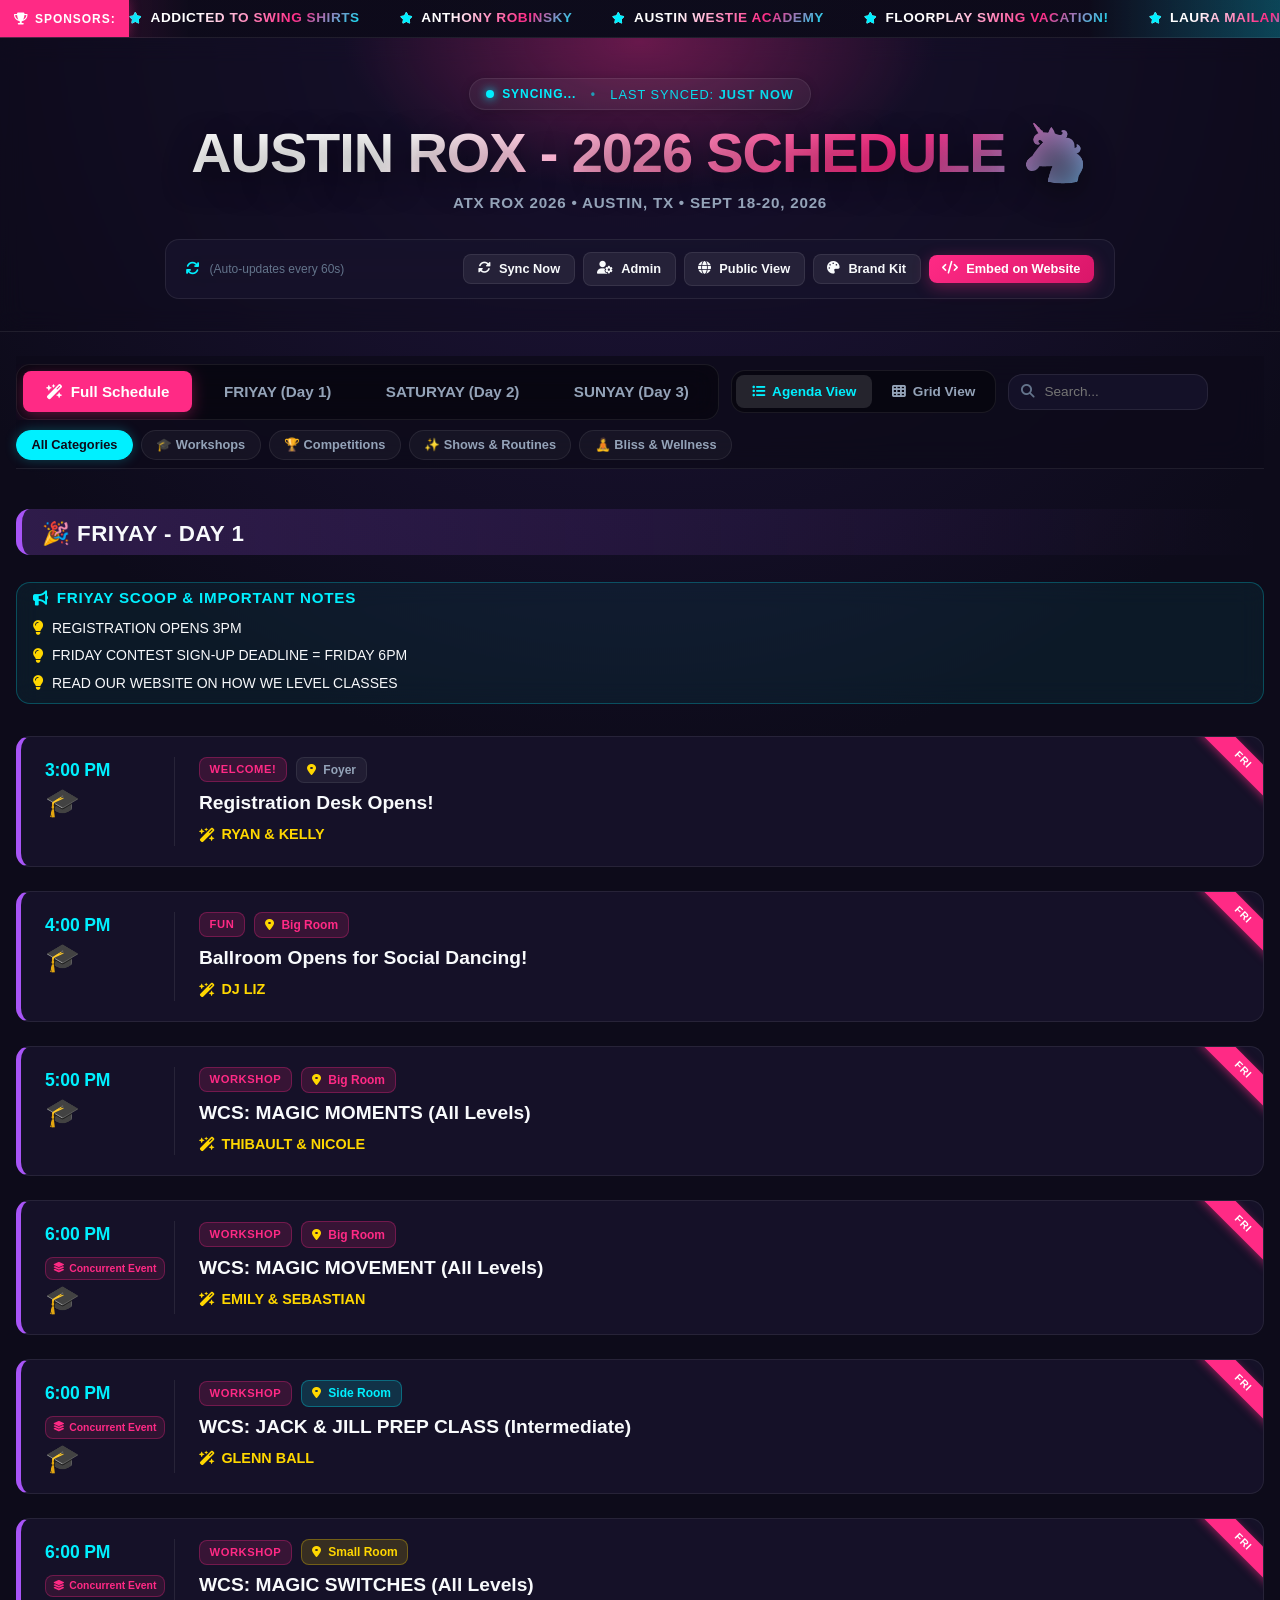
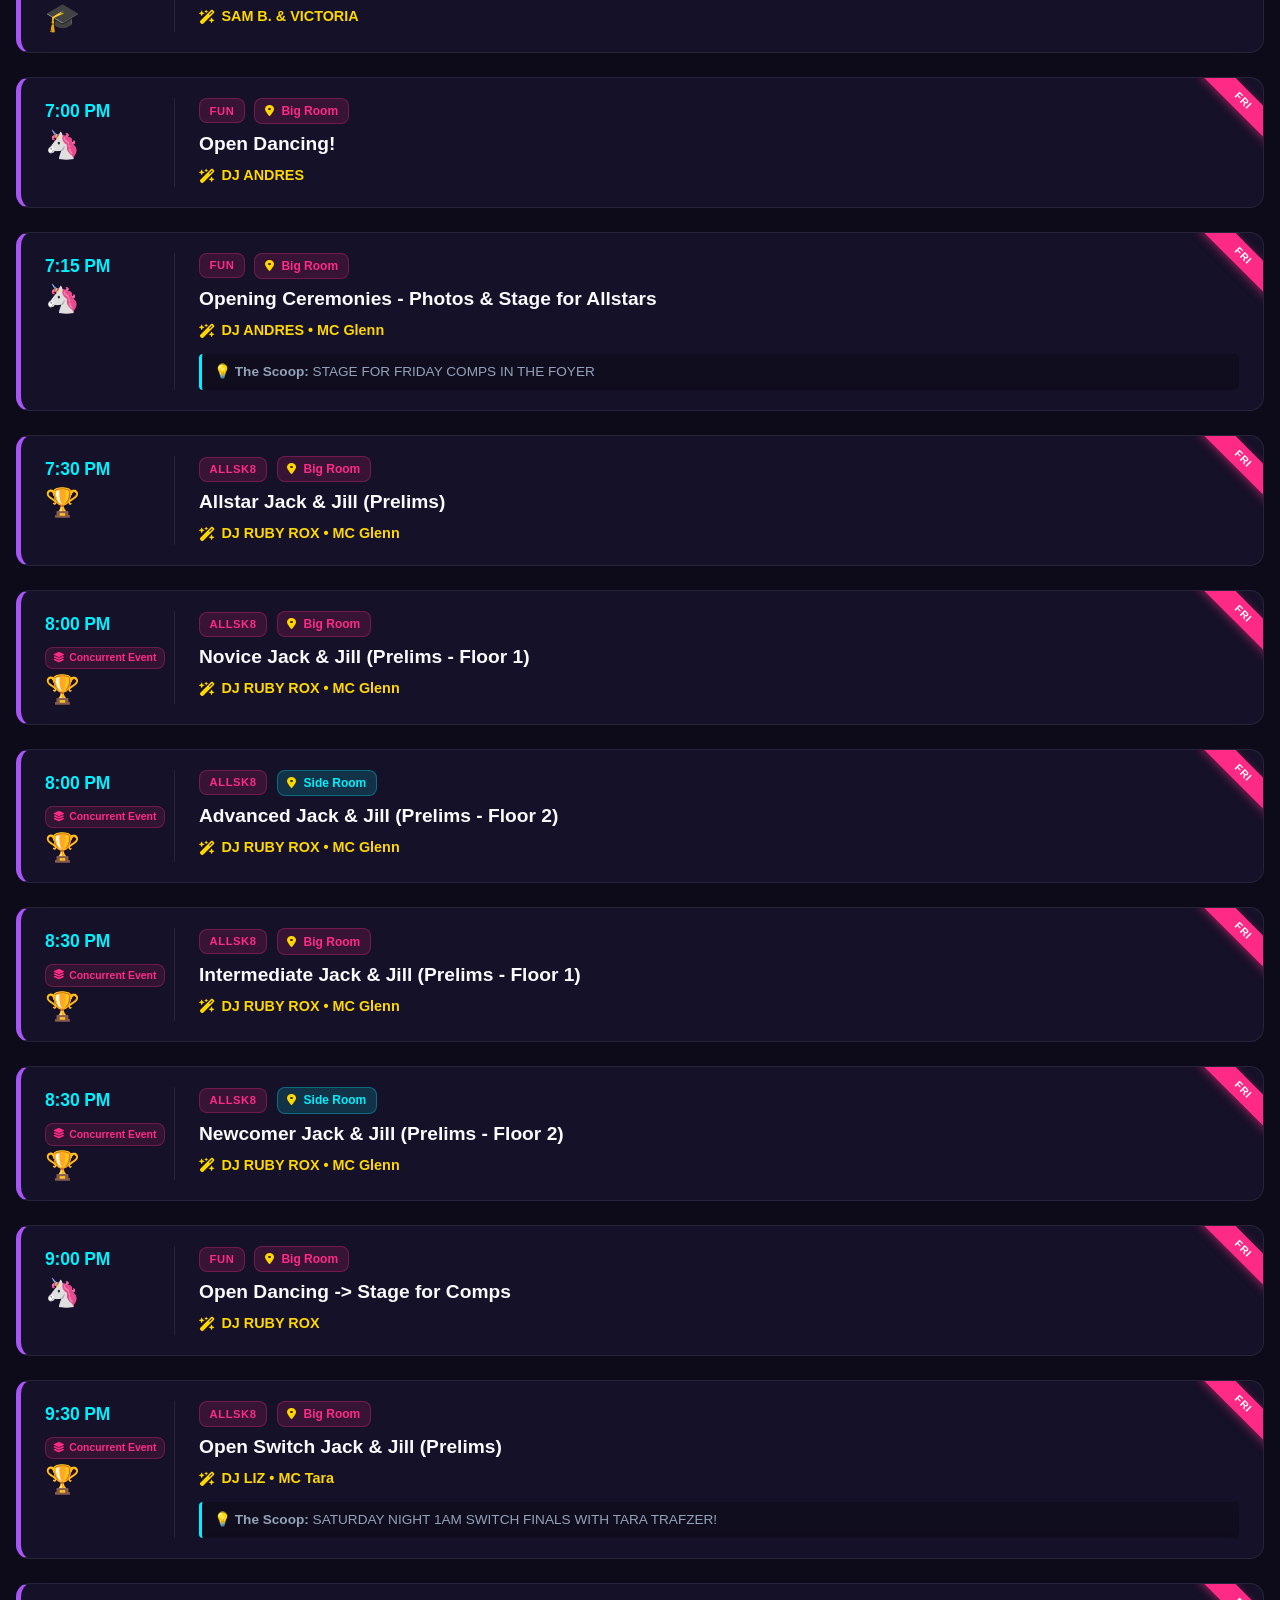
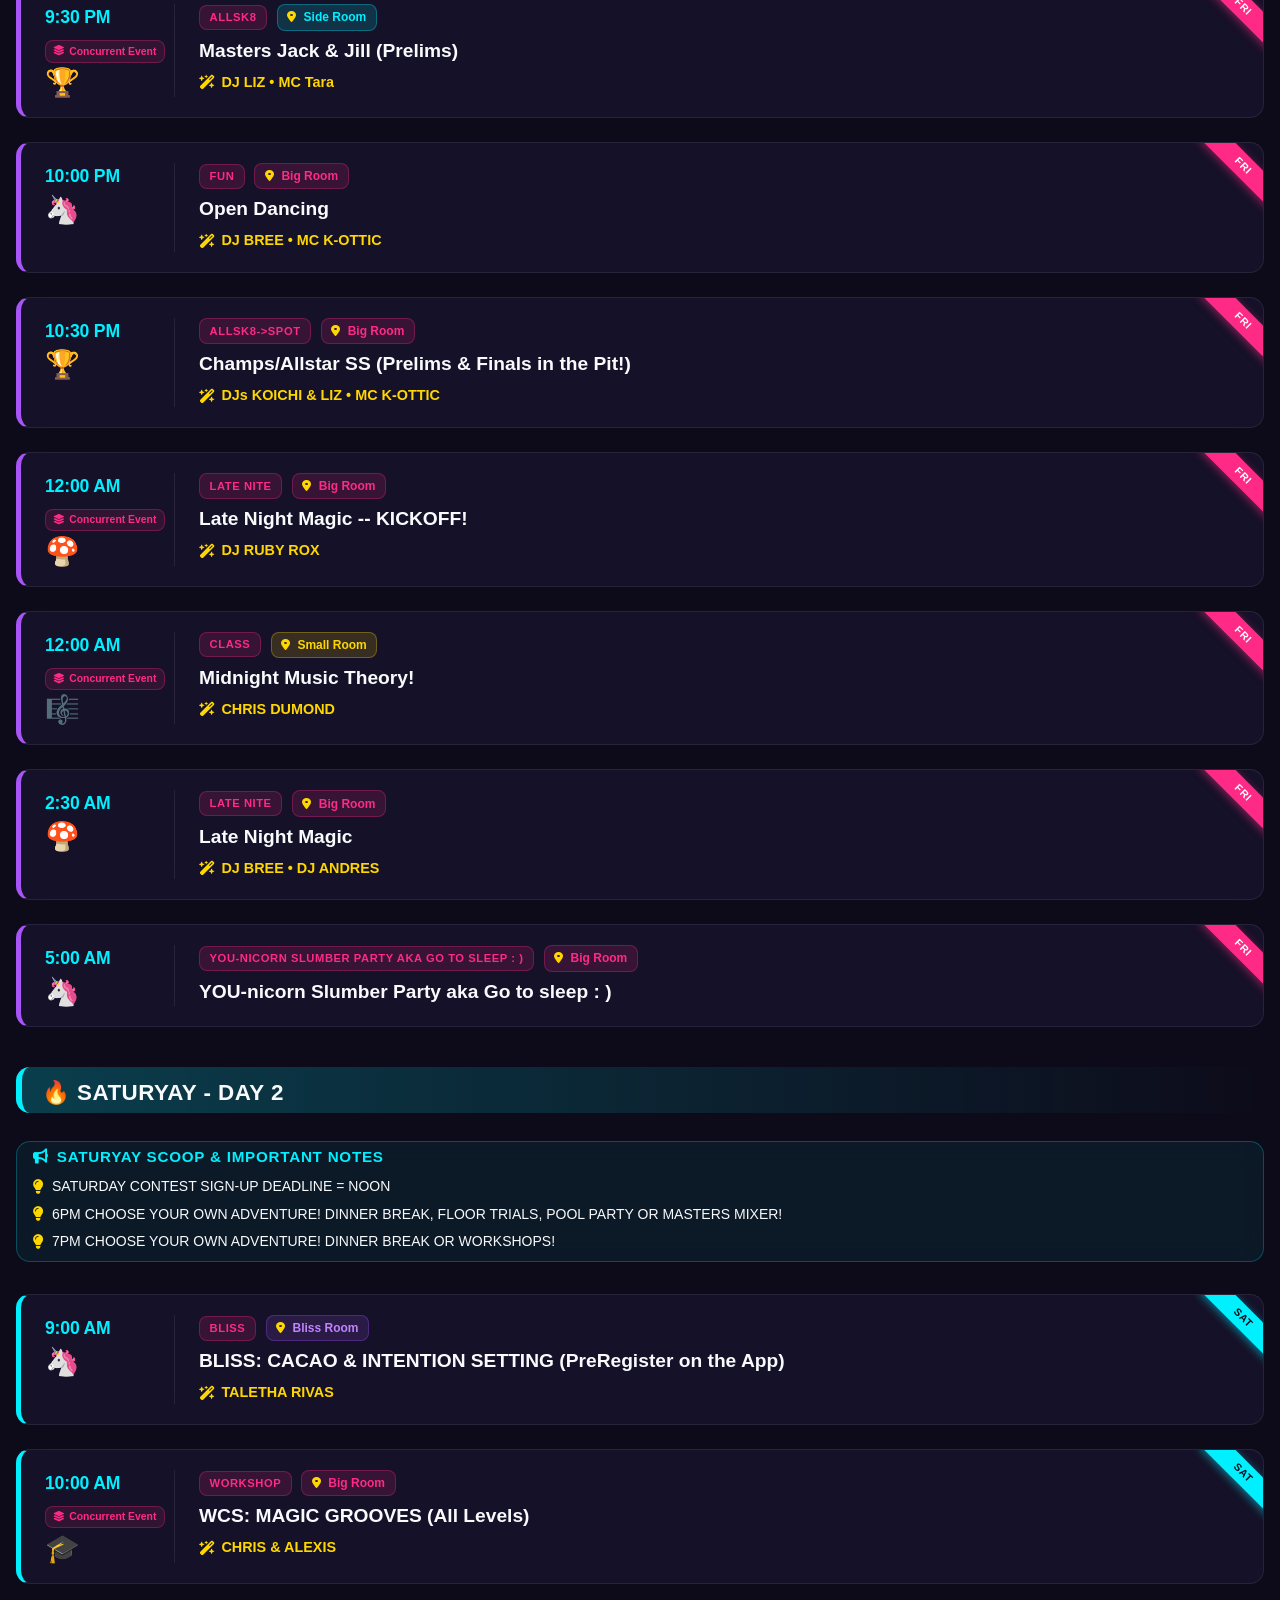
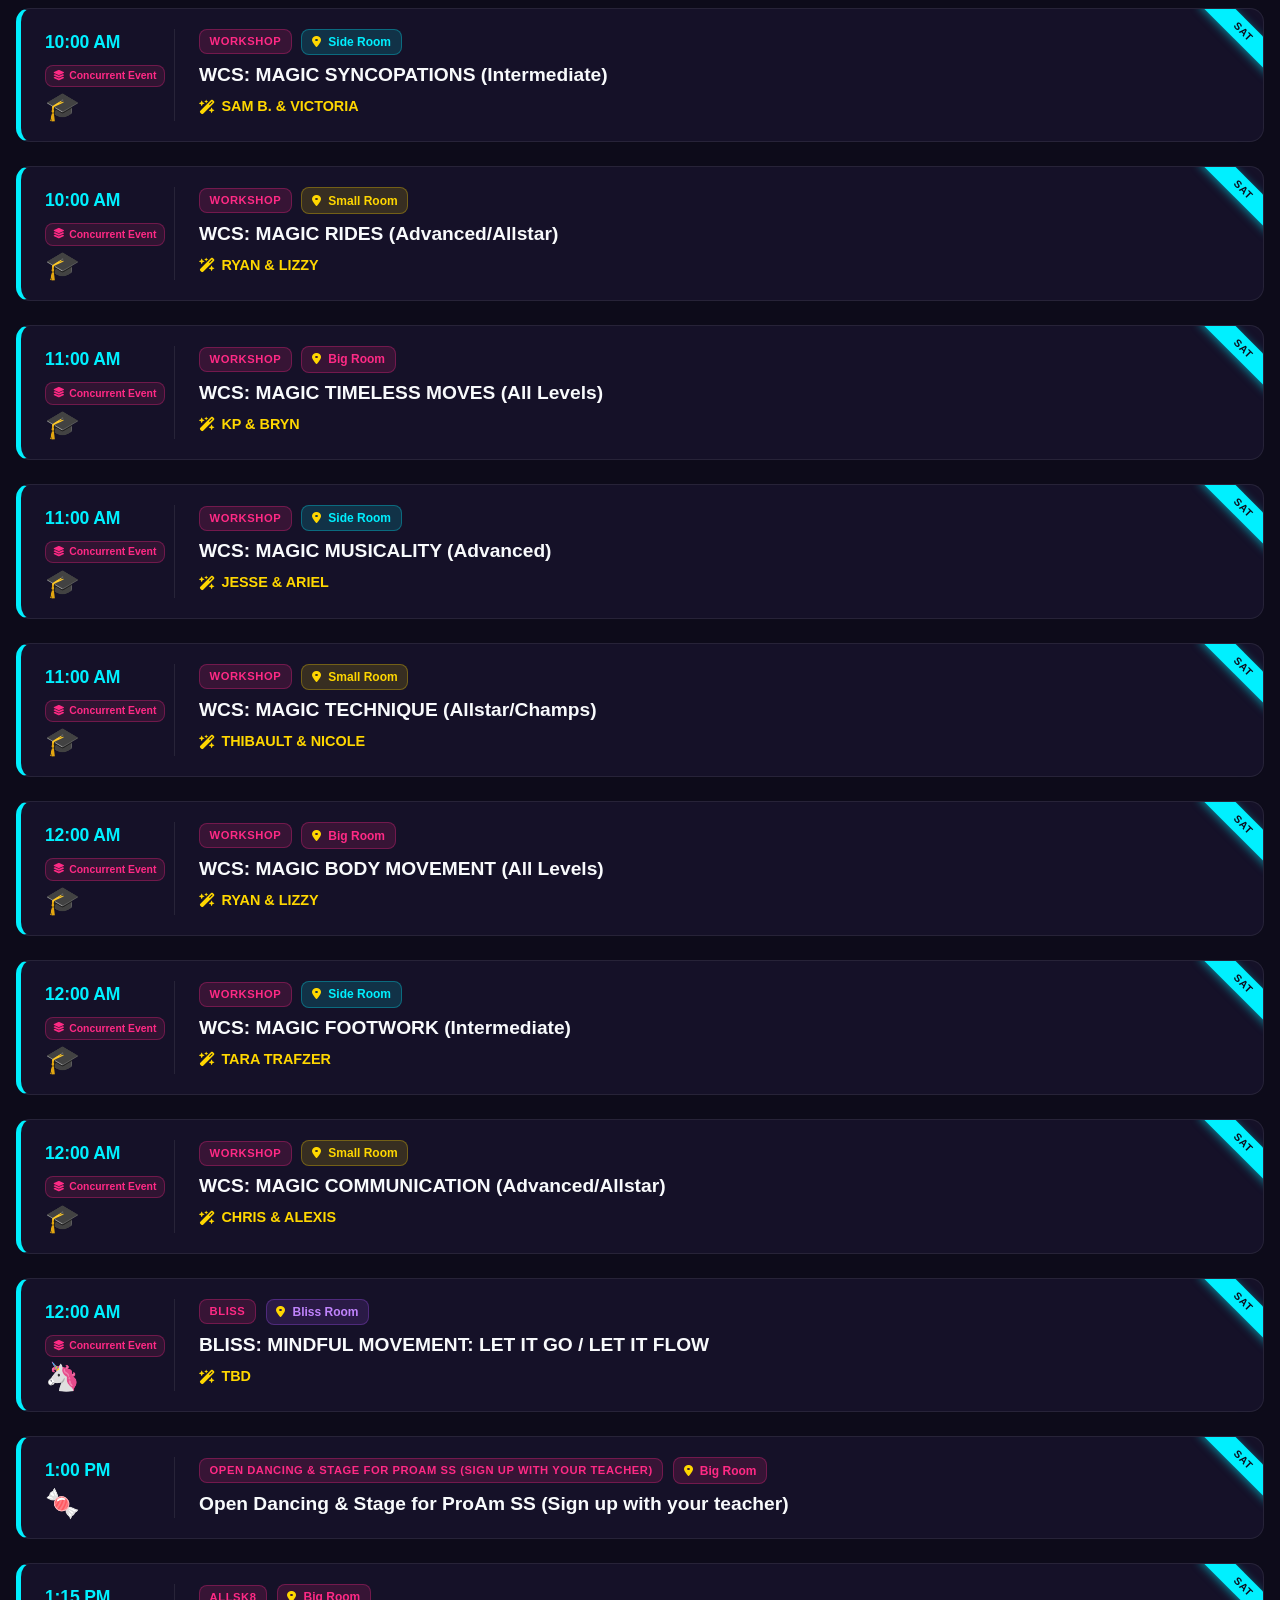
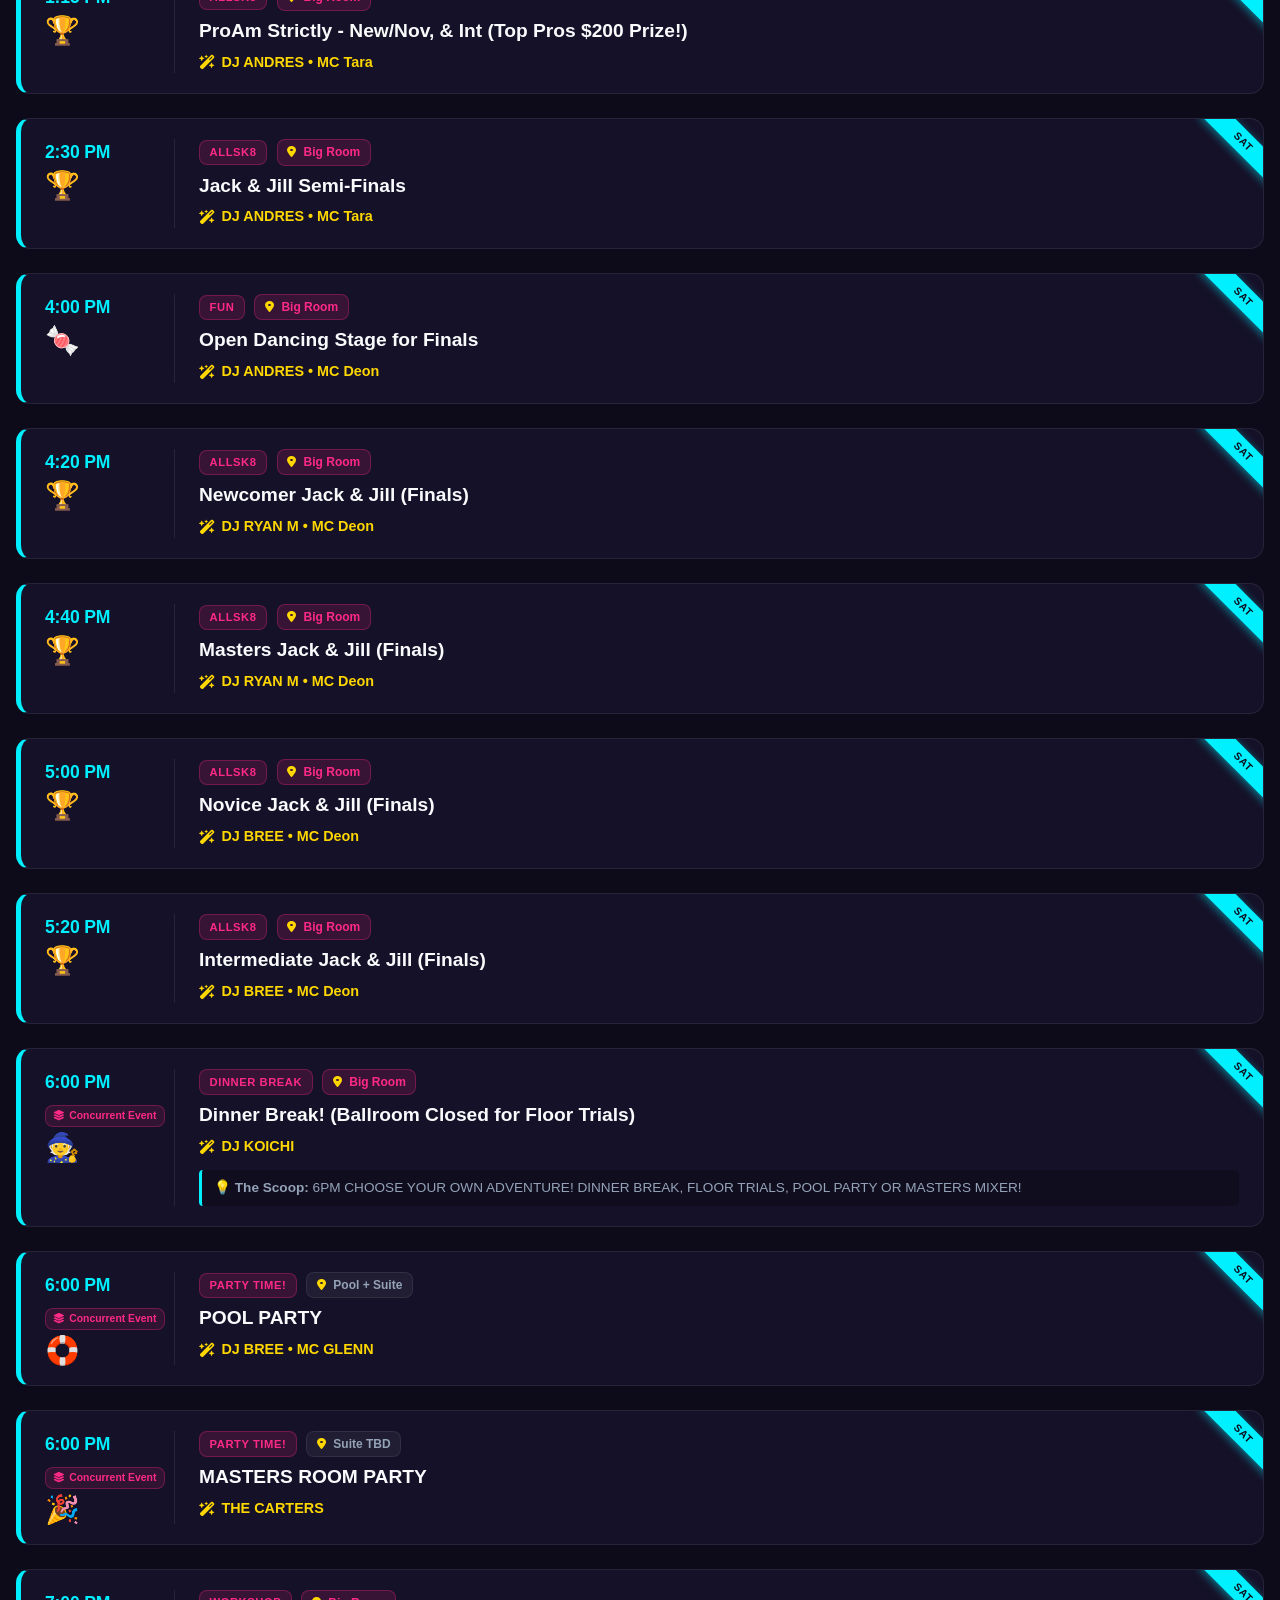
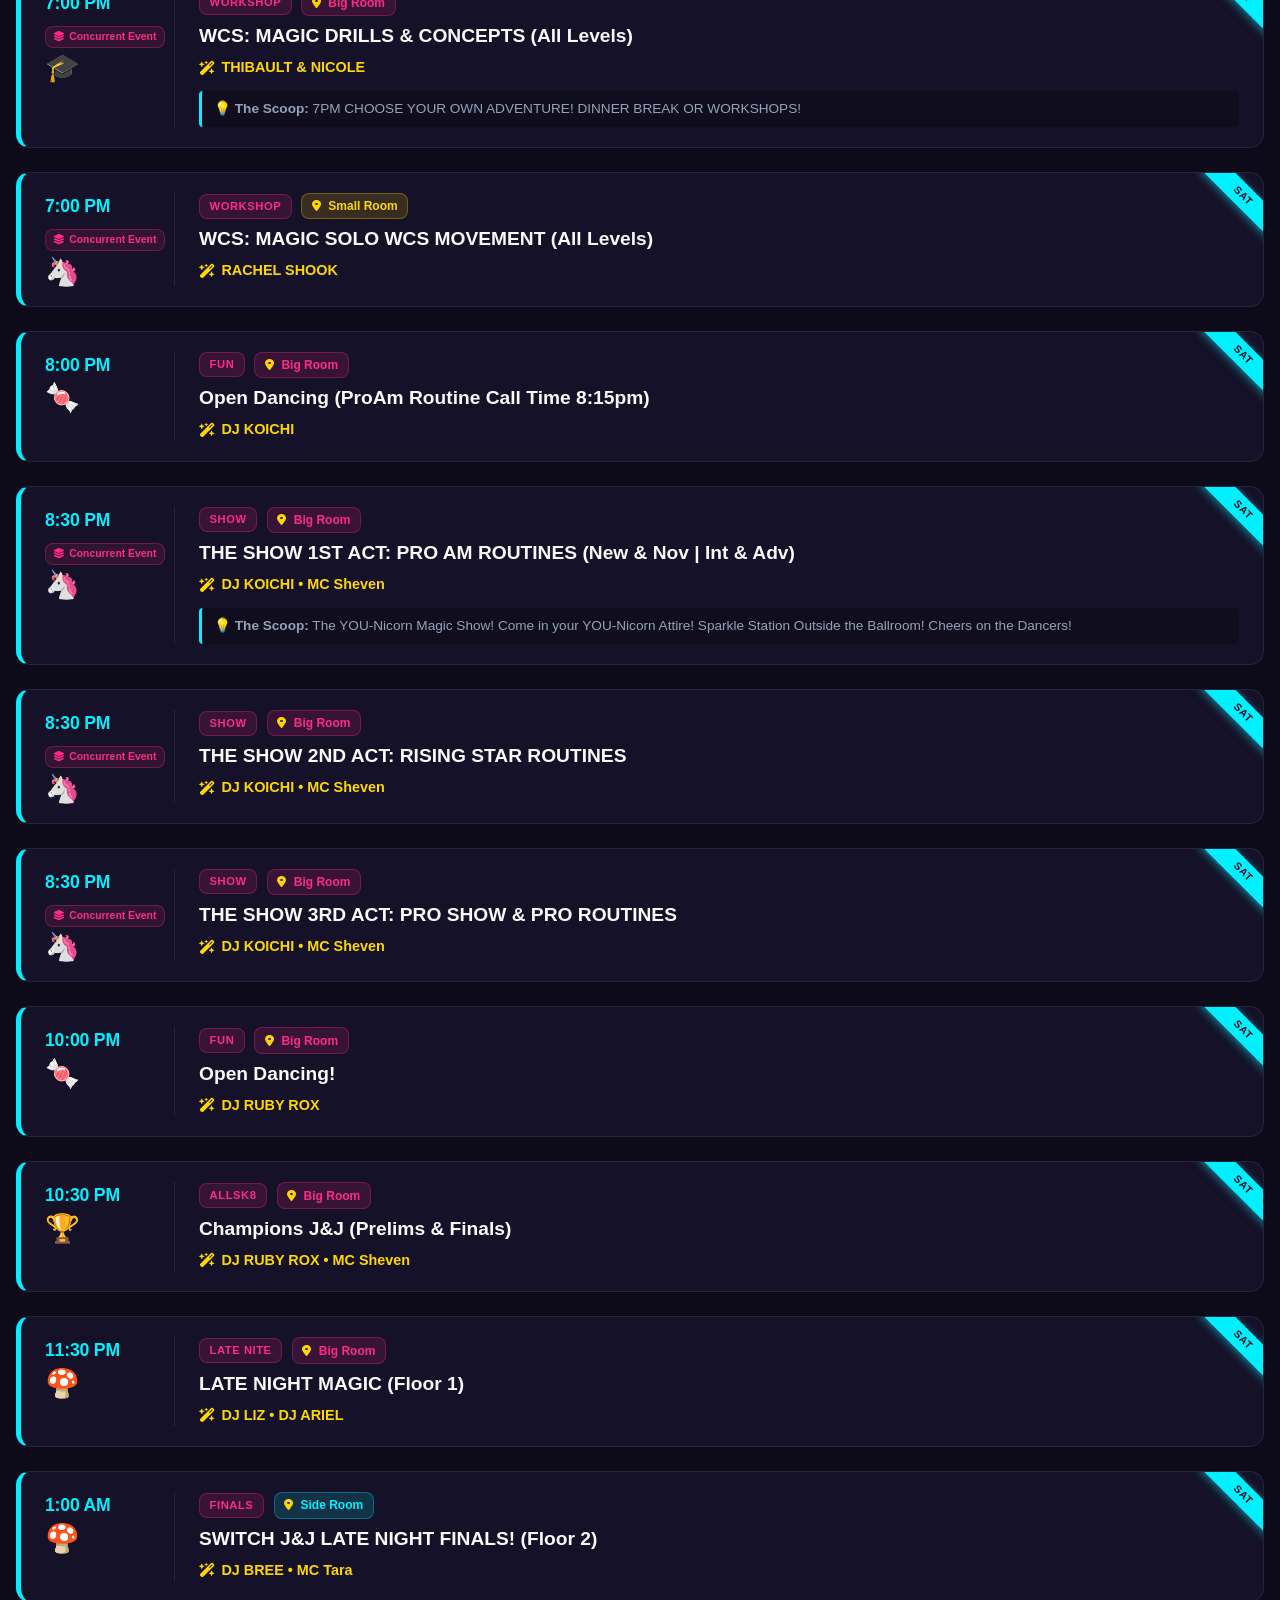
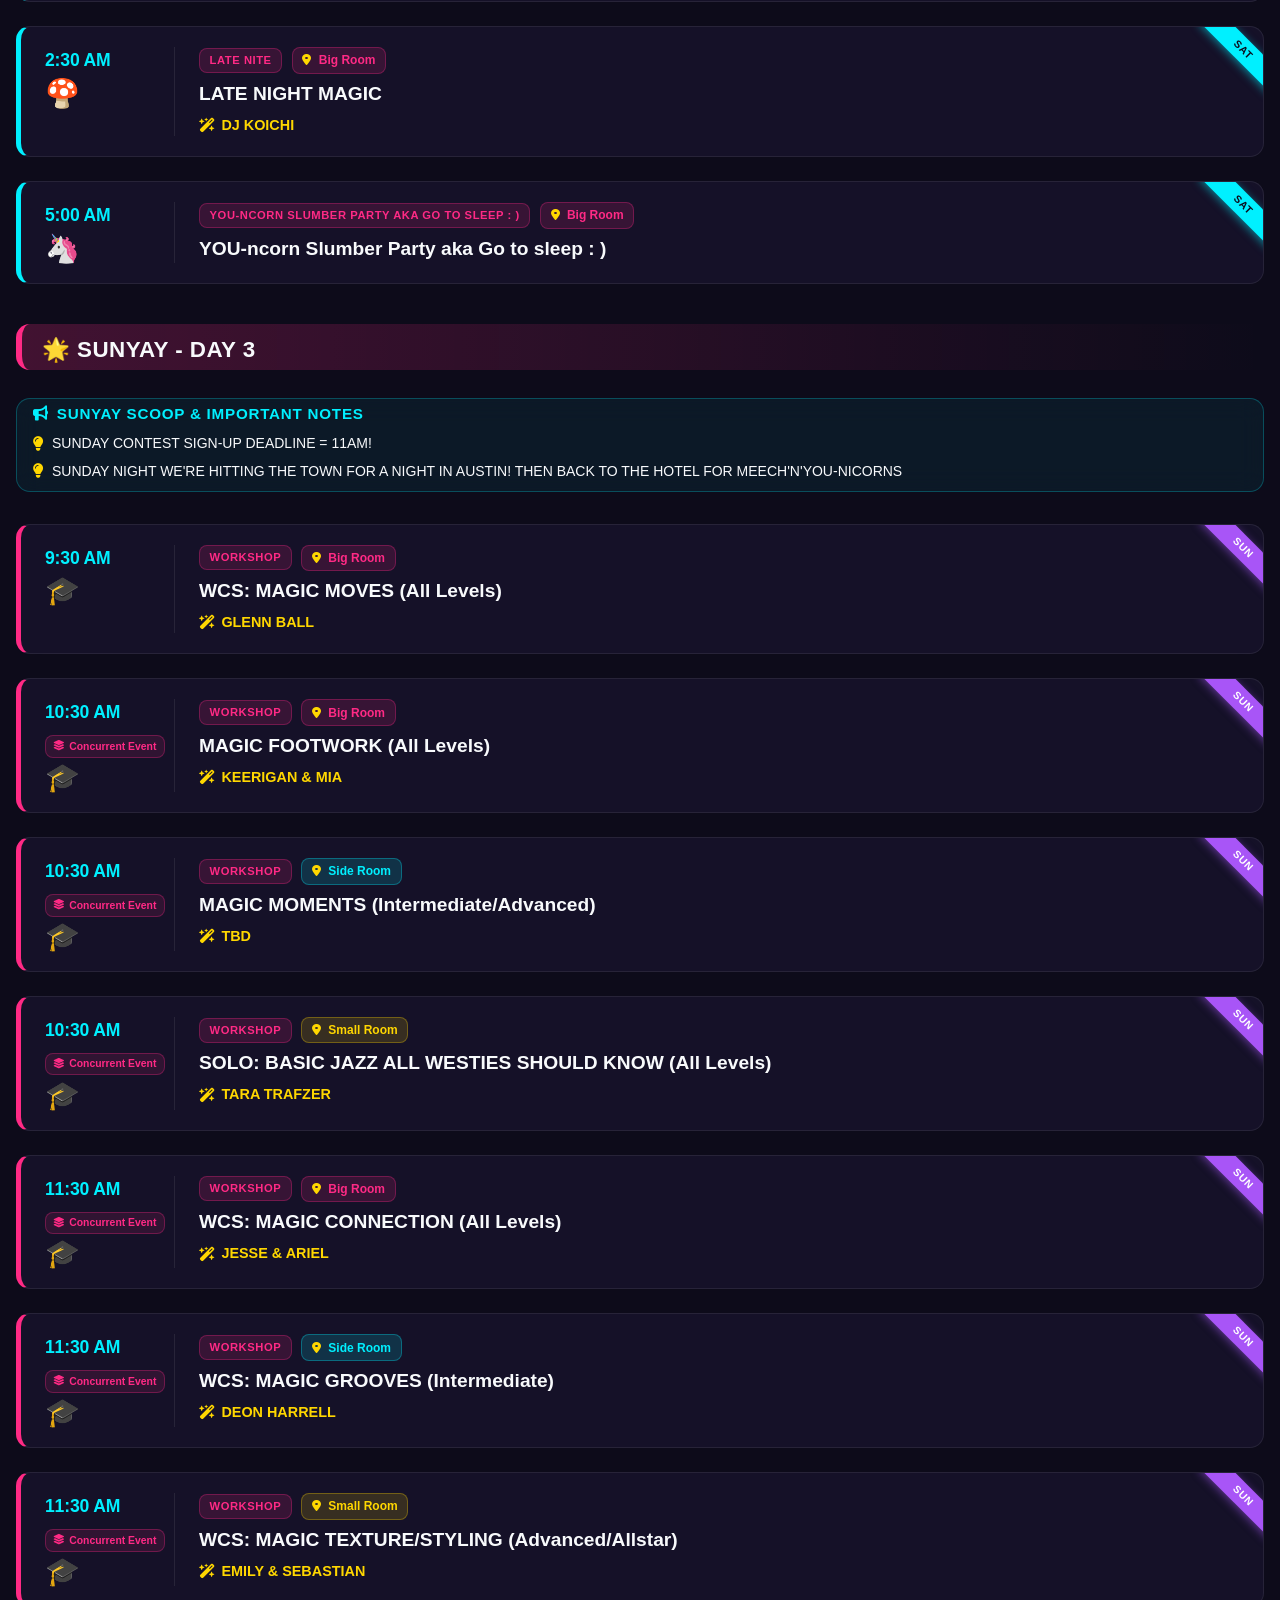
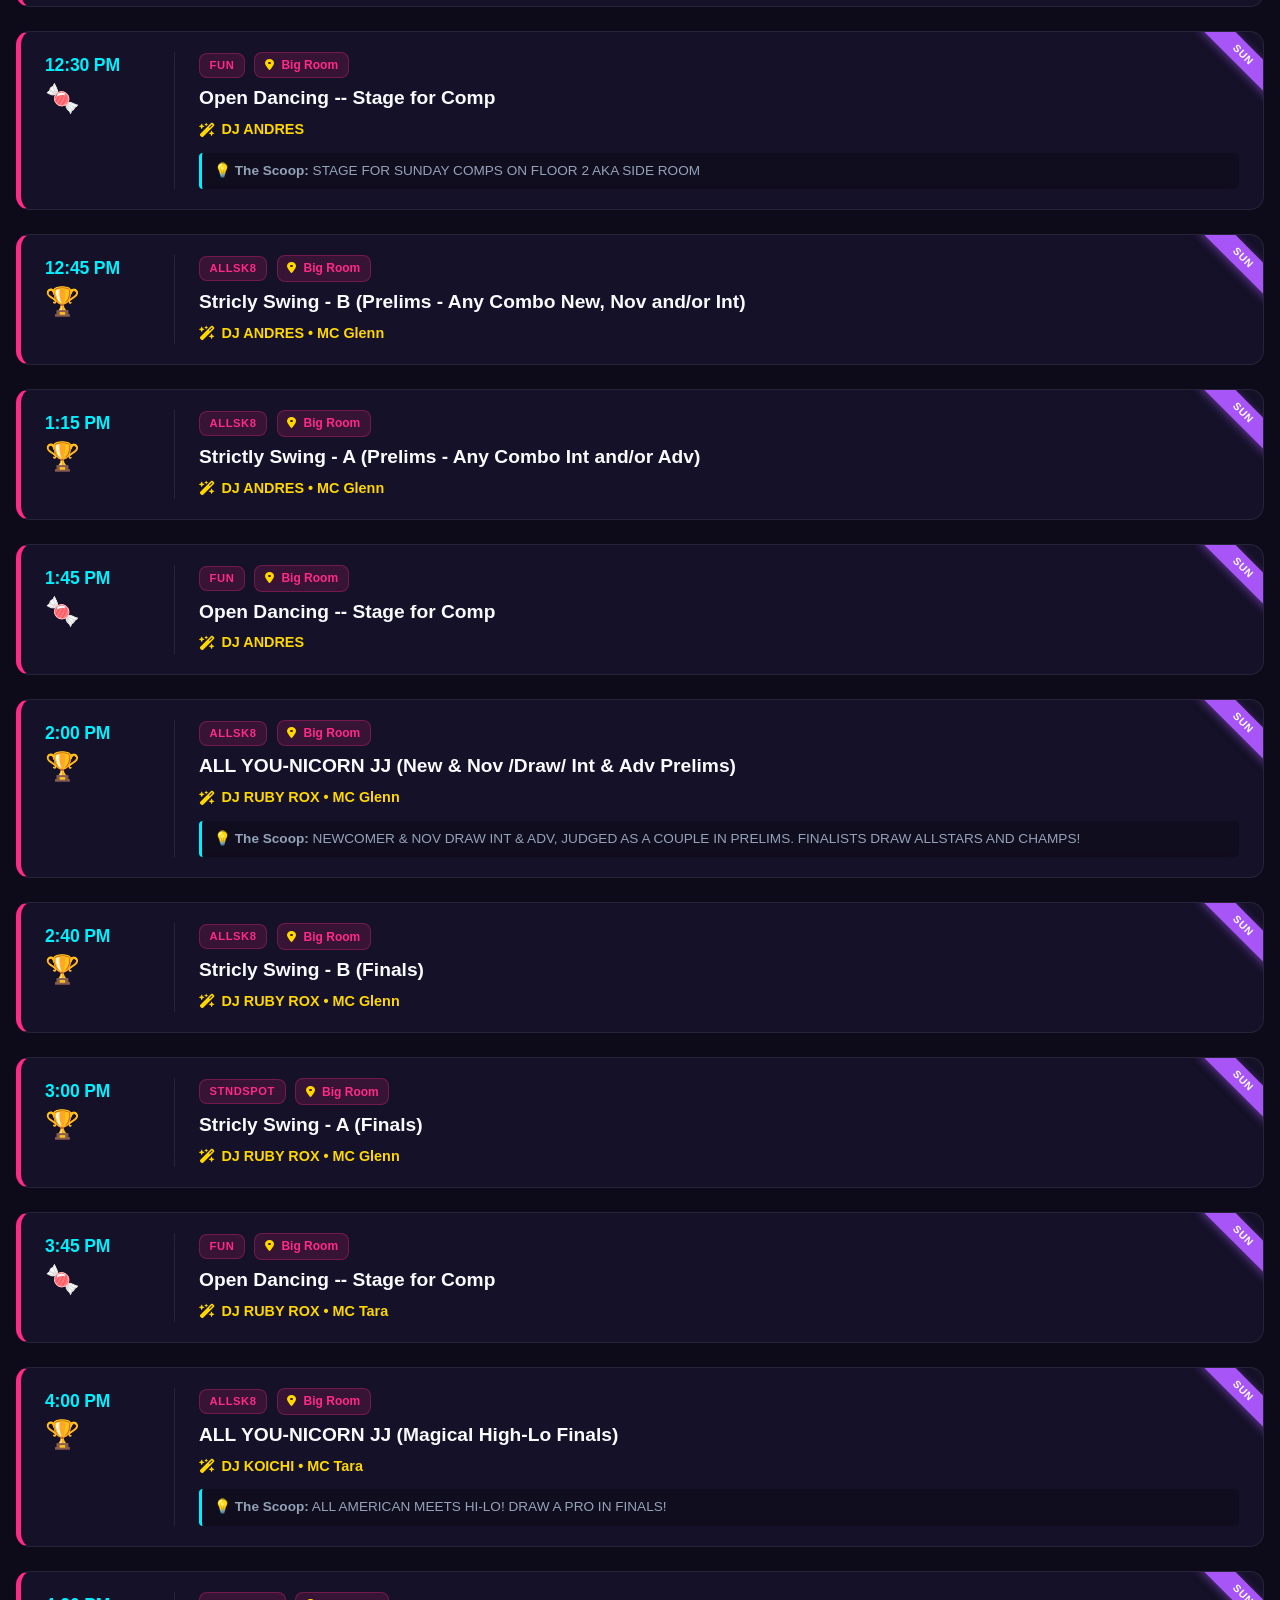
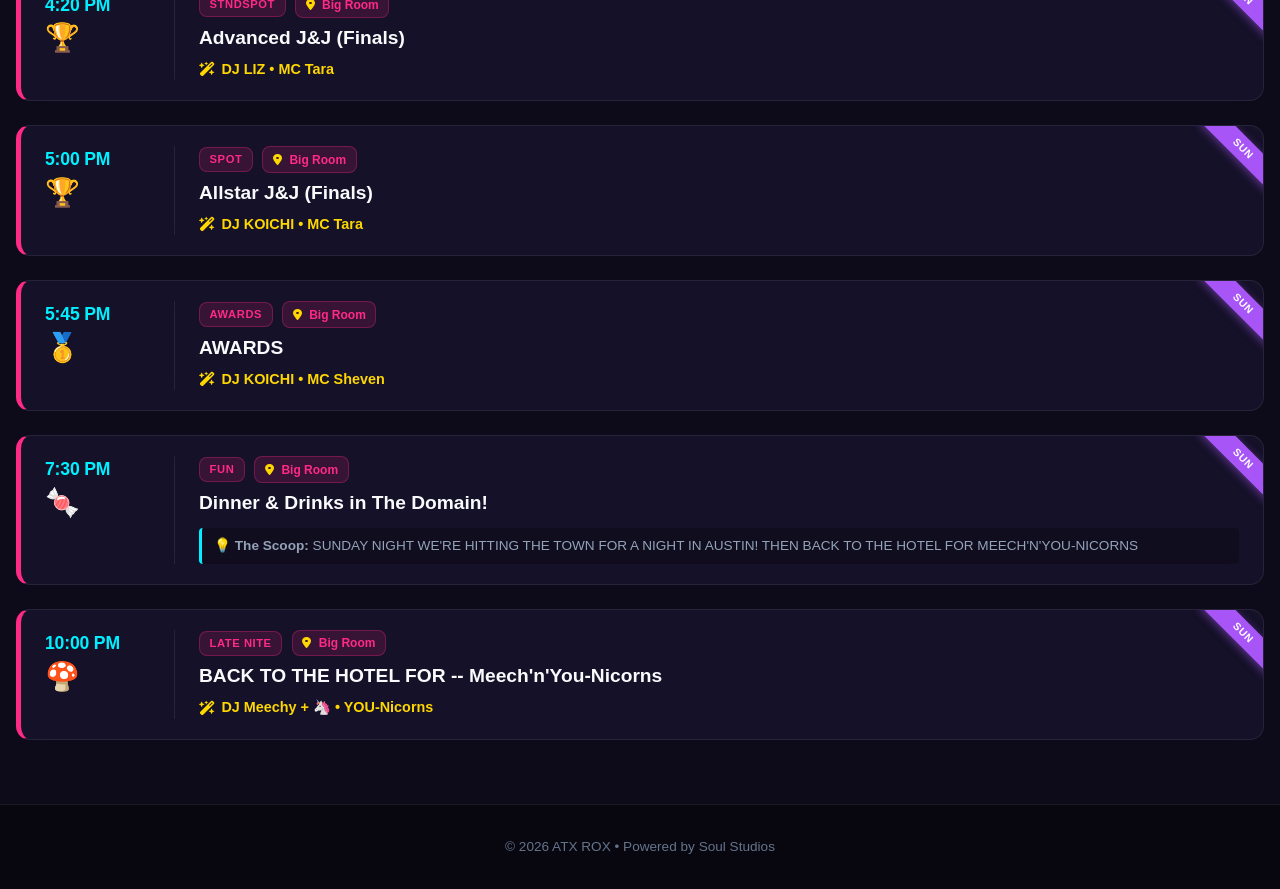
<file: index.html>
<!DOCTYPE html>
<html lang="en">
<head>
  <meta charset="UTF-8">
  <meta name="viewport" content="width=device-width, initial-scale=1.0">
  <!-- Security & Content Security Policy (CSP with automatic HTTPS upgrade) -->
  <meta http-equiv="Content-Security-Policy" content="upgrade-insecure-requests; default-src 'self' https:; script-src 'self' 'unsafe-inline' https://cdnjs.cloudflare.com; style-src 'self' 'unsafe-inline' https://fonts.googleapis.com https://cdnjs.cloudflare.com; font-src 'self' https://fonts.gstatic.com https://cdnjs.cloudflare.com; connect-src 'self' https://docs.google.com; img-src 'self' data: https:;">
  
  <title>ATX ROX Schedule '26 | Live Event Schedule</title>
  <meta name="description" content="Live updating event schedule for ATX ROX - A Magical West Coast Swing Weekend. Updated in real-time from Google Sheets.">
  
  <!-- Google Fonts -->
  <link rel="preconnect" href="https://fonts.googleapis.com">
  <link rel="preconnect" href="https://fonts.gstatic.com" crossorigin>
  <link href="https://fonts.googleapis.com/css2?family=Inter:wght@300;400;500;600;700&family=Outfit:wght@400;600;700;800;900&display=swap" rel="stylesheet">
  
  <!-- FontAwesome Icons -->
  <link rel="stylesheet" href="https://cdnjs.cloudflare.com/ajax/libs/font-awesome/6.4.0/css/all.min.css">
  
  <!-- Main Stylesheet -->
  <link rel="stylesheet" href="style.css">
</head>
<body class="theme-atx-rox">

  <!-- TOP SPONSORS SCROLLING MARQUEE BANNER -->
  <div class="top-sponsor-marquee" id="topSponsorMarquee">
    <div class="marquee-label">
      <i class="fa-solid fa-trophy"></i> SPONSORS:
    </div>
    <div class="marquee-track-container">
      <div class="marquee-track" id="marqueeTrack">
        <!-- Dynamically populated sponsor marquee -->
      </div>
    </div>
  </div>

  <!-- TOP BRAND HERO BANNER -->
  <header class="app-header">
    <div class="header-overlay"></div>
    <div class="header-container">
      <div class="brand-badge">
        <span class="pulse-dot"></span>
        <span id="liveStatusText">GET READY TO ROX!</span>
        <span class="badge-divider" style="opacity: 0.6; margin: 0 0.4rem;">•</span>
        <span class="badge-sync-time" style="font-size: 0.8rem; font-weight: 500; opacity: 0.9;">Last Synced: <strong id="lastSyncTime">Just now</strong></span>
      </div>
      <h1 class="event-title" id="eventTitle">AUSTIN ROX - 2026 SCHEDULE 🦄</h1>
      <p class="event-subtitle" id="eventSubtitle">ATX ROX 2026 • AUSTIN, TX • SEPT 18-20, 2026</p>
      
      <!-- Live Sync Controls & Public Mode Sponsor Marquee -->
      <div class="sync-bar">
        <div class="sync-info">
          <i class="fa-solid fa-arrows-rotate sync-icon" id="syncSpinner"></i>
          <span class="sync-interval">(Auto-updates every 60s)</span>
        </div>
        <div class="public-sponsor-banner" id="publicSponsorBanner">
          <div class="marquee-label">
            <i class="fa-solid fa-trophy"></i> SPONSORS:
          </div>
          <div class="marquee-track-container">
            <div class="marquee-track" id="publicMarqueeTrack">
              <!-- Dynamically populated sponsor marquee -->
            </div>
          </div>
        </div>
        <div class="header-actions">
          <button class="btn btn-secondary btn-sm" id="btnSyncNow">
            <i class="fa-solid fa-rotate"></i> Sync Now
          </button>
          <a href="admin.html" class="btn btn-secondary btn-sm" id="btnAdminPage">
            <i class="fa-solid fa-user-gear"></i> Admin
          </a>
          <a href="index.html?mode=public" class="btn btn-secondary btn-sm" id="btnPublicView" target="_blank">
            <i class="fa-solid fa-globe"></i> Public View
          </a>
          <button class="btn btn-secondary btn-sm" id="btnOpenThemeDrawer">
            <i class="fa-solid fa-palette"></i> Brand Kit
          </button>
          <button class="btn btn-primary btn-sm" id="btnOpenEmbedModal">
            <i class="fa-solid fa-code"></i> Embed on Website
          </button>
        </div>
      </div>
    </div>
  </header>

  <!-- MAIN APP CONTAINER -->
  <main class="app-main">
    
    <!-- CONTROLS & NAVIGATION BAR -->
    <section class="navigation-section">
      <!-- Day Tabs, View Switcher & Search Bar Top Row -->
      <div class="nav-single-row">
        <!-- Day Tabs Bar -->
        <div class="tabs-scroll-container">
          <div class="day-tabs" id="dayTabsContainer">
            <!-- Dynamically populated day tabs -->
            <button class="tab-btn active" data-day="ALL">
              <i class="fa-solid fa-wand-magic-sparkles"></i> Full Schedule
            </button>
            <button class="tab-btn" data-day="FRIYAY">FRIYAY (Sept 18)</button>
            <button class="tab-btn" data-day="SATURYAY">SATURYAY (Sept 19)</button>
            <button class="tab-btn" data-day="SUNYAY">SUNYAY (Sept 20)</button>
          </div>
        </div>

        <!-- View Mode Switcher -->
        <div class="view-switcher" role="radiogroup" aria-label="Schedule View Options">
          <button class="view-btn active" id="viewBtnAgenda" title="Agenda Cards View">
            <i class="fa-solid fa-list-ul"></i>
            <span>Agenda View</span>
          </button>
          <button class="view-btn" id="viewBtnGrid" title="Google Sheet Grid View">
            <i class="fa-solid fa-table-cells"></i>
            <span>Grid View</span>
          </button>
        </div>

        <!-- Search Box -->
        <div class="search-box">
          <i class="fa-solid fa-magnifying-glass search-icon"></i>
          <input type="text" id="searchInput" placeholder="Search..." aria-label="Search Schedule">
          <button class="clear-search" id="btnClearSearch" title="Clear Search" style="display: none;">
            <i class="fa-solid fa-xmark"></i>
          </button>
        </div>
      </div>

      <!-- Quick Category Pills -->
      <div class="category-pills" id="categoryPillsContainer">
        <button class="pill-btn active" data-category="ALL">All Categories</button>
        <button class="pill-btn" data-category="WCS">🎓 Workshops</button>
        <button class="pill-btn" data-category="ALLSK8">🏆 Competitions</button>
        <button class="pill-btn" data-category="SHOW">✨ Shows & Routines</button>
        <button class="pill-btn" data-category="BLISS">🧘 Bliss & Wellness</button>
      </div>

      <!-- Sponsors Showcase Container -->
      <div id="sponsorsContainer" class="sponsors-section hidden"></div>
    </section>

    <!-- LOADING & ERROR STATES -->
    <div class="state-container" id="loadingState">
      <div class="spinner-large"></div>
      <h3>Fetching Live Google Sheet Schedule...</h3>
      <p>Parsing sessions, tracks, and live updates</p>
    </div>

    <div class="state-container hidden" id="errorState">
      <i class="fa-solid fa-triangle-exclamation error-icon"></i>
      <h3>Unable to load Google Sheet</h3>
      <p id="errorMessage">Please check your internet connection or CSV publication link.</p>
      <button class="btn btn-primary" id="btnRetry">Retry Connection</button>
    </div>

    <!-- SCHEDULE VIEWS CONTAINER -->
    <section class="schedule-content">
      
      <!-- AGENDA LIST VIEW (DEFAULT MOBILE & DESKTOP) -->
      <div class="view-container agenda-view" id="agendaView">
        <div class="agenda-timeline" id="agendaTimeline">
          <!-- Dynamically populated agenda timeline cards -->
        </div>
      </div>

      <!-- GOOGLE SHEET GRID VIEW -->
      <div class="view-container grid-view hidden" id="gridView">
        <div class="grid-table-wrapper">
          <table class="sheet-grid-table" id="sheetGridTable">
            <thead id="gridTableHead">
              <!-- Dynamically populated table headers -->
            </thead>
            <tbody id="gridTableBody">
              <!-- Dynamically populated table rows -->
            </tbody>
          </table>
        </div>
      </div>

      <!-- EMPTY SEARCH RESULTS STATE -->
      <div class="state-container hidden" id="emptyState">
        <i class="fa-solid fa-calendar-xmark empty-icon"></i>
        <h3>No Events Found</h3>
        <p>Try adjusting your search query or category filters.</p>
        <button class="btn btn-secondary" id="btnResetFilters">Reset All Filters</button>
      </div>
    </section>

  </main>

  <!-- EMBED CODE GENERATOR MODAL -->
  <div class="modal-backdrop hidden" id="embedModal">
    <div class="modal-card">
      <div class="modal-header">
        <h2><i class="fa-solid fa-code"></i> Website Embed Code Generator</h2>
        <button class="modal-close" id="btnCloseEmbedModal"><i class="fa-solid fa-xmark"></i></button>
      </div>
      <div class="modal-body">
        <p>Copy and paste this code snippet directly into your WordPress, Squarespace, Wix, or custom website HTML page to display your live Google Sheet schedule!</p>
        
        <div class="form-group">
          <label for="embedSheetUrl">Google Sheet CSV Published URL</label>
          <input type="text" id="embedSheetUrl" class="text-input" readonly value="https://docs.google.com/spreadsheets/d/e/2PACX-1vRYBLvB4_05i_D7KHyR4v55tsRYfDS2PTN2zPRxjfxtT5gEfvuk1tuV2T-4HpYQgbgEz070Y7EDBnbz/pub?gid=1745454581&single=true&output=csv">
        </div>

        <div class="form-row">
          <div class="form-group">
            <label for="embedHeight">Iframe Height</label>
            <input type="text" id="embedHeight" class="text-input" value="850px">
          </div>
          <div class="form-group">
            <label for="embedThemeSelect">Brand Theme Preset</label>
            <select id="embedThemeSelect" class="select-input">
              <option value="atx-rox">ATX ROX (Magical Westie)</option>
              <option value="cyberpunk">Cyberpunk Dark</option>
              <option value="minimalist">Minimalist Clean</option>
              <option value="vibrant">Vibrant Sunset</option>
            </select>
          </div>
        </div>

        <div class="code-preview-box">
          <div class="code-header">
            <span>HTML iFrame Embed Snippet</span>
            <button class="btn btn-sm btn-secondary" id="btnCopyEmbed">
              <i class="fa-regular fa-copy"></i> Copy Code
            </button>
          </div>
          <textarea id="embedCodeTextarea" class="code-textarea" readonly rows="5"></textarea>
        </div>
      </div>
      <div class="modal-footer">
        <button class="btn btn-secondary" id="btnDoneEmbed">Close</button>
      </div>
    </div>
  </div>

  <!-- BRAND KIT THEME CUSTOMIZER DRAWER -->
  <aside class="drawer-backdrop hidden" id="themeDrawer">
    <div class="drawer-panel">
      <div class="drawer-header">
        <h2><i class="fa-solid fa-palette"></i> Event Brand Kit Editor</h2>
        <button class="drawer-close" id="btnCloseThemeDrawer"><i class="fa-solid fa-xmark"></i></button>
      </div>
      <div class="drawer-body">
        <p class="drawer-desc">Customize the appearance of this schedule for your event website.</p>

        <!-- Preset Selection -->
        <div class="form-group">
          <label>Theme Presets</label>
          <div class="preset-grid">
            <button class="preset-card active" data-preset="atx-rox">
              <div class="preset-swatch" style="background: linear-gradient(135deg, #0d0b1a, #ff2a85, #00f0ff);"></div>
              <span>ATX ROX Magic</span>
            </button>
            <button class="preset-card" data-preset="cyberpunk">
              <div class="preset-swatch" style="background: linear-gradient(135deg, #05050a, #00ff66, #ff0055);"></div>
              <span>Cyberpunk</span>
            </button>
            <button class="preset-card" data-preset="minimalist">
              <div class="preset-swatch" style="background: linear-gradient(135deg, #ffffff, #2563eb, #0f172a);"></div>
              <span>Minimalist</span>
            </button>
            <button class="preset-card" data-preset="vibrant">
              <div class="preset-swatch" style="background: linear-gradient(135deg, #1e1b4b, #f59e0b, #ef4444);"></div>
              <span>Sunset Gold</span>
            </button>
          </div>
        </div>

        <hr class="drawer-divider">

        <!-- Custom Color Pickers -->
        <h3>Custom Brand Colors</h3>
        <div class="form-group">
          <label for="colorPrimary">Primary Accent (Highlights & Buttons)</label>
          <div class="color-picker-wrapper">
            <input type="color" id="colorPrimary" value="#ff2a85">
            <span id="hexPrimary">#ff2a85</span>
          </div>
        </div>

        <div class="form-group">
          <label for="colorSecondary">Secondary Accent (Badges & Glows)</label>
          <div class="color-picker-wrapper">
            <input type="color" id="colorSecondary" value="#00f0ff">
            <span id="hexSecondary">#00f0ff</span>
          </div>
        </div>

        <div class="form-group">
          <label for="colorBackground">Background Base</label>
          <div class="color-picker-wrapper">
            <input type="color" id="colorBackground" value="#0d0b1a">
            <span id="hexBackground">#0d0b1a</span>
          </div>
        </div>

        <div class="form-group">
          <label for="colorCard">Card Container Background</label>
          <div class="color-picker-wrapper">
            <input type="color" id="colorCard" value="#18152e">
            <span id="hexCard">#18152e</span>
          </div>
        </div>

        <hr class="drawer-divider">

        <!-- Custom Titles -->
        <h3>Event Headers</h3>
        <div class="form-group">
          <label for="customTitleInput">Event Title</label>
          <input type="text" id="customTitleInput" class="text-input" value="A MAGICAL WESTIE WEEKEND 🦄">
        </div>

        <div class="form-group">
          <label for="customSubtitleInput">Event Subtitle / Date</label>
          <input type="text" id="customSubtitleInput" class="text-input" value="ATX ROX 2026 • AUSTIN, TX • SEPT 18-20, 2026">
        </div>
      </div>
      <div class="drawer-footer">
        <button class="btn btn-secondary" id="btnResetTheme">Reset Default</button>
        <button class="btn btn-primary" id="btnApplyTheme">Save Theme Settings</button>
      </div>
    </div>
  </aside>

  <!-- EVENT DETAILS MODAL -->
  <div class="modal-backdrop hidden" id="eventDetailModal">
    <div class="modal-card modal-card-sm">
      <div class="modal-header">
        <div class="modal-category-badge" id="modalCategoryBadge">WCS WORKSHOP</div>
        <button class="modal-close" id="btnCloseEventDetailModal"><i class="fa-solid fa-xmark"></i></button>
      </div>
      <div class="modal-body" id="eventDetailModalBody">
        <!-- Dynamically injected event details -->
      </div>
      <div class="modal-footer">
        <button class="btn btn-secondary" id="btnAddToCalGoogle"><i class="fa-brands fa-google"></i> Add to Google Cal</button>
        <button class="btn btn-primary" id="btnAddToCalIcs"><i class="fa-regular fa-calendar-plus"></i> Download .ICS</button>
      </div>
    </div>
  </div>



  <!-- FOOTER -->
  <footer class="app-footer">
    <div class="footer-container">
      <p>© 2026 ATX ROX • Powered by Soul Studios</p>
    </div>
  </footer>

  <!-- Main JavaScript File -->
  <script src="app.js"></script>
</body>
</html>
</file>
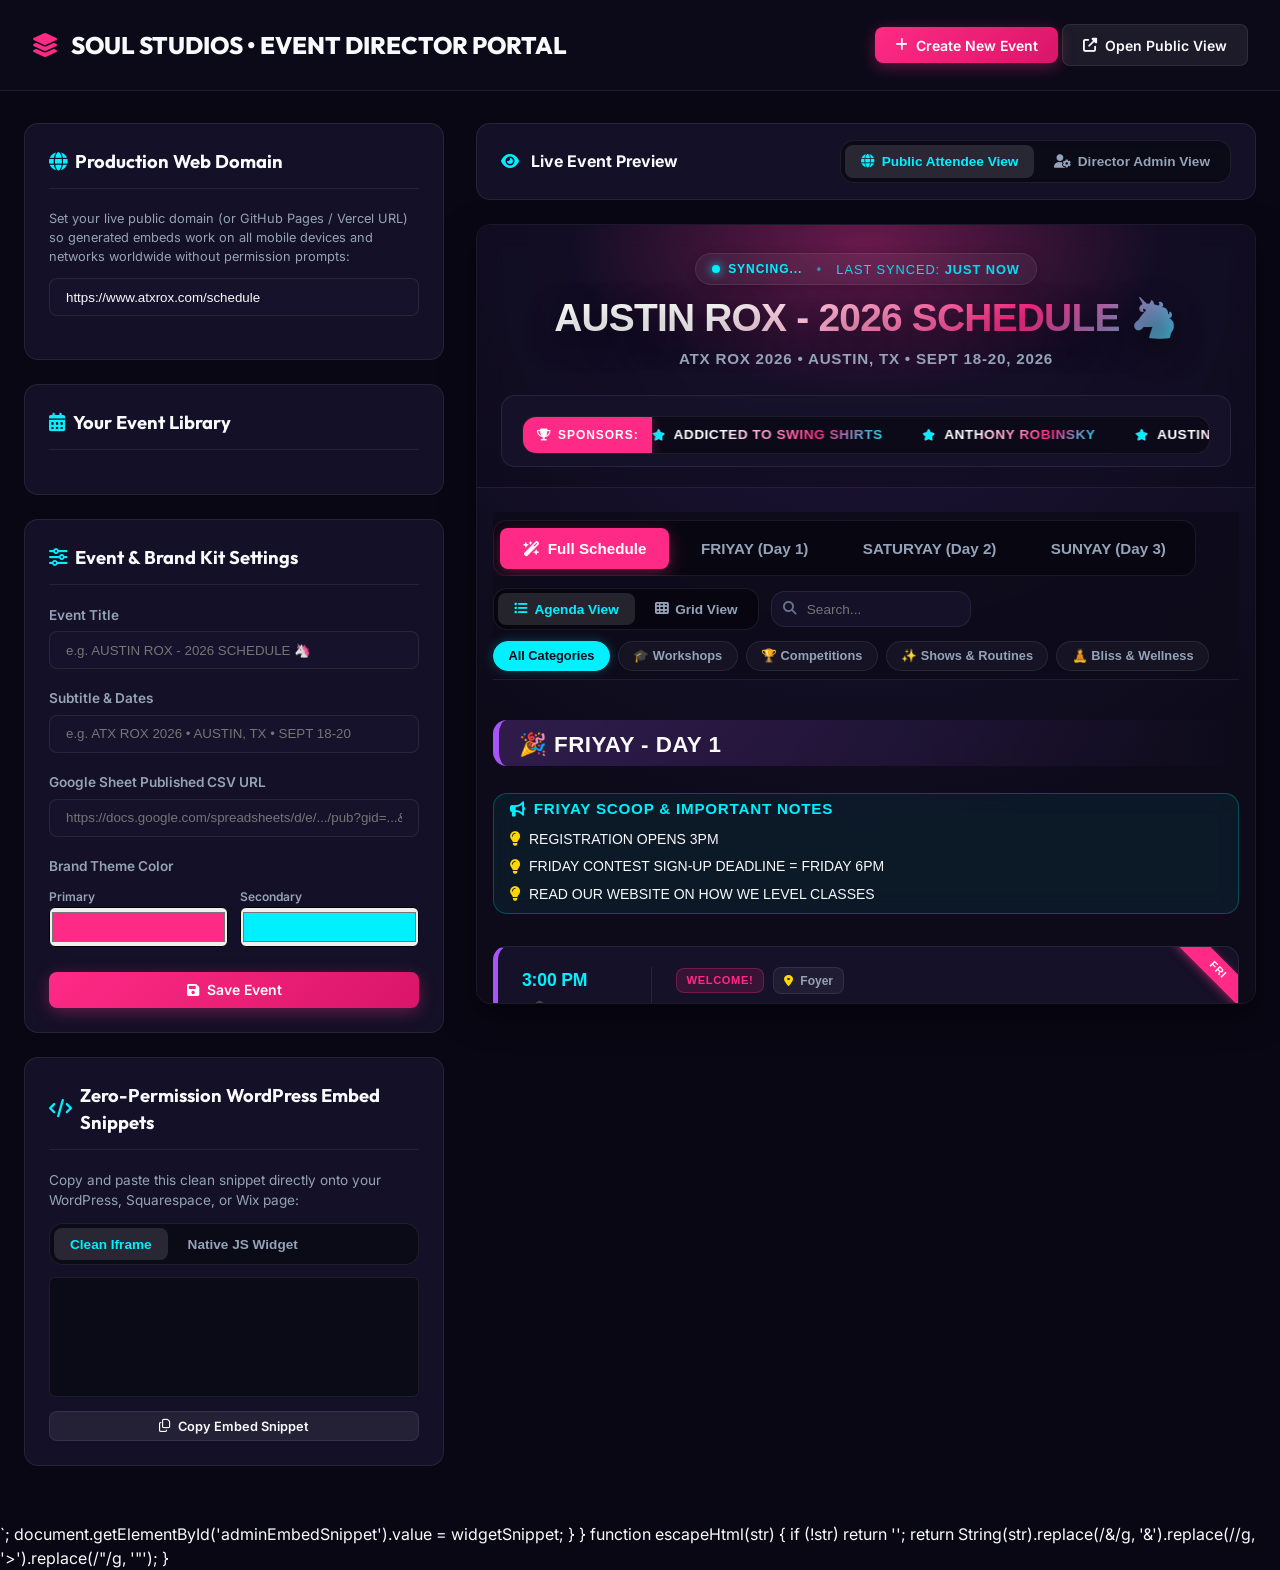
<file: admin.html>
﻿<!DOCTYPE html>
<html lang="en">
<head>
  <meta charset="UTF-8">
  <meta name="viewport" content="width=device-width, initial-scale=1.0">
  <title>Director Portal | Soul Studios Multi-Event Schedule Manager</title>
  <meta name="description" content="Multi-Event Director Dashboard to manage live Google Sheet schedules, brand kits, and website embed codes for all your events.">
  
  <!-- Google Fonts & FontAwesome -->
  <link rel="preconnect" href="https://fonts.googleapis.com">
  <link rel="preconnect" href="https://fonts.gstatic.com" crossorigin>
  <link href="https://fonts.googleapis.com/css2?family=Inter:wght@300;400;500;600;700&family=Outfit:wght@400;600;700;800;900&display=swap" rel="stylesheet">
  <link rel="stylesheet" href="https://cdnjs.cloudflare.com/ajax/libs/font-awesome/6.4.0/css/all.min.css">
  
  <!-- Main Stylesheet -->
  <link rel="stylesheet" href="style.css">
</head>
<body class="admin-body">

  <!-- ADMIN HEADER BANNER -->
  <header class="admin-header">
    <div class="admin-header-title">
      <i class="fa-solid fa-layer-group"></i>
      <span>SOUL STUDIOS • EVENT DIRECTOR PORTAL</span>
    </div>
    <div class="admin-header-actions">
      <button class="btn btn-primary" id="btnCreateEvent">
        <i class="fa-solid fa-plus"></i> Create New Event
      </button>
      <a href="index.html?mode=public" target="_blank" class="btn btn-secondary">
        <i class="fa-solid fa-up-right-from-square"></i> Open Public View
      </a>
    </div>
  </header>

  <!-- MAIN DASHBOARD CONTENT -->
  <main class="admin-main">
    
    <!-- LEFT COLUMN: EVENT LIBRARY & BRAND SETTINGS -->
    <section class="admin-sidebar">
      
      <!-- PRODUCTION DEPLOYMENT DOMAIN CARD -->
      <div class="admin-card">
        <div class="admin-card-title">
          <i class="fa-solid fa-globe"></i>
          <span>Production Web Domain</span>
        </div>
        <p style="font-size: 0.8rem; color: var(--text-muted); margin-bottom: 0.75rem;">Set your live public domain (or GitHub Pages / Vercel URL) so generated embeds work on all mobile devices and networks worldwide without permission prompts:</p>
        <div class="form-group">
          <input type="text" id="adminProductionDomain" class="text-input" value="https://www.atxrox.com/schedule" placeholder="https://www.atxrox.com/schedule">
        </div>
      </div>

      <!-- EVENT LIBRARY CARD -->
      <div class="admin-card">
        <div class="admin-card-title">
          <i class="fa-solid fa-calendar-days"></i>
          <span>Your Event Library</span>
        </div>
        <div class="event-list" id="eventList">
          <!-- Dynamically populated event cards -->
        </div>
      </div>

      <!-- EVENT EDITOR FORM CARD -->
      <div class="admin-card">
        <div class="admin-card-title">
          <i class="fa-solid fa-sliders"></i>
          <span>Event & Brand Kit Settings</span>
        </div>
        
        <form id="eventEditorForm">
          <div class="form-group">
            <label for="adminEventTitle">Event Title</label>
            <input type="text" id="adminEventTitle" class="text-input" placeholder="e.g. AUSTIN ROX - 2026 SCHEDULE 🦄" required>
          </div>

          <div class="form-group">
            <label for="adminEventSubtitle">Subtitle & Dates</label>
            <input type="text" id="adminEventSubtitle" class="text-input" placeholder="e.g. ATX ROX 2026 • AUSTIN, TX • SEPT 18-20" required>
          </div>

          <div class="form-group">
            <label for="adminCsvUrl">Google Sheet Published CSV URL</label>
            <input type="url" id="adminCsvUrl" class="text-input" placeholder="https://docs.google.com/spreadsheets/d/e/.../pub?gid=...&output=csv" required>
          </div>

          <div class="form-group">
            <label>Brand Theme Color</label>
            <div style="display: grid; grid-template-columns: 1fr 1fr; gap: 0.75rem;">
              <div>
                <label style="font-size: 0.75rem; color: var(--text-muted);">Primary</label>
                <input type="color" id="adminColorPrimary" value="#ff2a85" style="width:100%; height: 40px; border-radius: 6px; cursor: pointer;">
              </div>
              <div>
                <label style="font-size: 0.75rem; color: var(--text-muted);">Secondary</label>
                <input type="color" id="adminColorSecondary" value="#00f0ff" style="width:100%; height: 40px; border-radius: 6px; cursor: pointer;">
              </div>
            </div>
          </div>

          <div style="display: flex; gap: 0.75rem; margin-top: 1.5rem;">
            <button type="button" class="btn btn-secondary" id="btnDeleteEvent" style="flex: 1; display: none;">Delete</button>
            <button type="submit" class="btn btn-primary" style="flex: 2;"><i class="fa-solid fa-floppy-disk"></i> Save Event</button>
          </div>
        </form>
      </div>

      <!-- PUBLIC EMBED CODE SNIPPET CARD -->
      <div class="admin-card">
        <div class="admin-card-title">
          <i class="fa-solid fa-code"></i>
          <span>Zero-Permission WordPress Embed Snippets</span>
        </div>
        <p style="font-size: 0.85rem; color: var(--text-muted); margin-bottom: 0.75rem;">Copy and paste this clean snippet directly onto your WordPress, Squarespace, or Wix page:</p>
        
        <div class="view-switcher" style="margin-bottom: 0.75rem;">
          <button class="view-btn active" id="tabSnippetIframe">Clean Iframe</button>
          <button class="view-btn" id="tabSnippetWidget">Native JS Widget</button>
        </div>

        <textarea id="adminEmbedSnippet" class="code-textarea" readonly style="width: 100%; height: 120px; font-family: monospace; font-size: 0.8rem; padding: 0.5rem; background: rgba(0,0,0,0.4); color: var(--secondary-color); border: 1px solid var(--card-border); border-radius: 6px;"></textarea>
        <button class="btn btn-secondary btn-sm" id="btnCopyAdminEmbed" style="width: 100%; margin-top: 0.5rem;">
          <i class="fa-regular fa-copy"></i> Copy Embed Snippet
        </button>
      </div>

    </section>

    <!-- RIGHT COLUMN: LIVE PREVIEW & WORKSPACE -->
    <section class="admin-workspace">
      <div class="admin-card" style="padding: 1rem 1.5rem; display: flex; justify-content: space-between; align-items: center;">
        <div style="display: flex; align-items: center; gap: 0.75rem;">
          <i class="fa-solid fa-eye" style="color: var(--secondary-color);"></i>
          <span style="font-weight: 700;">Live Event Preview</span>
        </div>
        <div class="view-switcher">
          <button class="view-btn active" id="btnPreviewPublic"><i class="fa-solid fa-globe"></i> Public Attendee View</button>
          <button class="view-btn" id="btnPreviewAdmin"><i class="fa-solid fa-user-gear"></i> Director Admin View</button>
        </div>
      </div>

      <div class="preview-frame-wrapper">
        <iframe id="previewIframe" class="preview-frame" src="index.html?mode=public"></iframe>
      </div>
    </section>

  </main>

  <!-- ADMIN SCRIPT ENGINE -->
  <script>
    const DEFAULT_EVENTS = [
      {
        id: 'event_atx_rox',
        title: 'AUSTIN ROX - 2026 SCHEDULE 🦄',
        subtitle: 'ATX ROX 2026 • AUSTIN, TX • SEPT 18-20, 2026',
        csvUrl: 'https://docs.google.com/spreadsheets/d/e/2PACX-1vRYBLvB4_05i_D7KHyR4v55tsRYfDS2PTN2zPRxjfxtT5gEfvuk1tuV2T-4HpYQgbgEz070Y7EDBnbz/pub?gid=1745454581&single=true&output=csv',
        colorPrimary: '#ff2a85',
        colorSecondary: '#00f0ff'
      },
      {
        id: 'event_dallas_fest',
        title: 'DALLAS SWING DANCE FESTIVAL 🕺',
        subtitle: 'DALLAS, TX • NOV 12-15, 2026',
        csvUrl: 'https://docs.google.com/spreadsheets/d/e/2PACX-1vRYBLvB4_05i_D7KHyR4v55tsRYfDS2PTN2zPRxjfxtT5gEfvuk1tuV2T-4HpYQgbgEz070Y7EDBnbz/pub?gid=1745454581&single=true&output=csv',
        colorPrimary: '#00f0ff',
        colorSecondary: '#a855f7'
      }
    ];

    let events = JSON.parse(localStorage.getItem('soul_events_library')) || DEFAULT_EVENTS;
    let activeEventId = events[0].id;
    let currentPreviewMode = 'public';
    let currentSnippetType = 'iframe';

    document.addEventListener('DOMContentLoaded', () => {
      renderEventList();
      loadEventForm(activeEventId);
      updatePreviewFrame();

      document.getElementById('adminProductionDomain').addEventListener('input', () => updatePreviewFrame());

      document.getElementById('tabSnippetIframe').addEventListener('click', () => {
        currentSnippetType = 'iframe';
        document.getElementById('tabSnippetIframe').classList.add('active');
        document.getElementById('tabSnippetWidget').classList.remove('active');
        updatePreviewFrame();
      });

      document.getElementById('tabSnippetWidget').addEventListener('click', () => {
        currentSnippetType = 'widget';
        document.getElementById('tabSnippetWidget').classList.add('active');
        document.getElementById('tabSnippetIframe').classList.remove('active');
        updatePreviewFrame();
      });

      document.getElementById('btnCreateEvent').addEventListener('click', () => {
        const newId = 'event_' + Date.now();
        const newEvent = {
          id: newId,
          title: 'NEW CONVENTION SCHEDULE ✨',
          subtitle: 'LOCATION • DATES 2026',
          csvUrl: 'https://docs.google.com/spreadsheets/d/e/2PACX-1vRYBLvB4_05i_D7KHyR4v55tsRYfDS2PTN2zPRxjfxtT5gEfvuk1tuV2T-4HpYQgbgEz070Y7EDBnbz/pub?gid=1745454581&single=true&output=csv',
          colorPrimary: '#a855f7',
          colorSecondary: '#00f0ff'
        };
        events.push(newEvent);
        saveEvents();
        activeEventId = newId;
        renderEventList();
        loadEventForm(activeEventId);
        updatePreviewFrame();
      });

      document.getElementById('eventEditorForm').addEventListener('submit', (e) => {
        e.preventDefault();
        const ev = events.find(x => x.id === activeEventId);
        if (!ev) return;
        ev.title = document.getElementById('adminEventTitle').value;
        ev.subtitle = document.getElementById('adminEventSubtitle').value;
        ev.csvUrl = document.getElementById('adminCsvUrl').value;
        ev.colorPrimary = document.getElementById('adminColorPrimary').value;
        ev.colorSecondary = document.getElementById('adminColorSecondary').value;

        saveEvents();
        renderEventList();
        updatePreviewFrame();
        alert('Event configuration saved!');
      });

      document.getElementById('btnDeleteEvent').addEventListener('click', () => {
        if (events.length <= 1) {
          alert('You must keep at least one event in your library.');
          return;
        }
        if (confirm('Are you sure you want to delete this event?')) {
          events = events.filter(x => x.id !== activeEventId);
          saveEvents();
          activeEventId = events[0].id;
          renderEventList();
          loadEventForm(activeEventId);
          updatePreviewFrame();
        }
      });

      document.getElementById('btnPreviewPublic').addEventListener('click', () => {
        currentPreviewMode = 'public';
        document.getElementById('btnPreviewPublic').classList.add('active');
        document.getElementById('btnPreviewAdmin').classList.remove('active');
        updatePreviewFrame();
      });

      document.getElementById('btnPreviewAdmin').addEventListener('click', () => {
        currentPreviewMode = 'admin';
        document.getElementById('btnPreviewAdmin').classList.add('active');
        document.getElementById('btnPreviewPublic').classList.remove('active');
        updatePreviewFrame();
      });

      document.getElementById('btnCopyAdminEmbed').addEventListener('click', () => {
        const txt = document.getElementById('adminEmbedSnippet');
        txt.select();
        navigator.clipboard.writeText(txt.value);
        alert('Zero-permission embed snippet copied to clipboard!');
      });
    });

    function saveEvents() {
      localStorage.setItem('soul_events_library', JSON.stringify(events));
    }

    function renderEventList() {
      const container = document.getElementById('eventList');
      let html = '';
      events.forEach(ev => {
        const isActive = ev.id === activeEventId;
        html += `
          <div class="event-item-card ${isActive ? 'active' : ''}" onclick="selectEvent('${ev.id}')">
            <div class="event-item-info">
              <h4>${escapeHtml(ev.title)}</h4>
              <p>${escapeHtml(ev.subtitle)}</p>
            </div>
            <i class="fa-solid ${isActive ? 'fa-circle-check' : 'fa-chevron-right'}" style="color: ${isActive ? 'var(--primary-color)' : 'var(--text-dim)'}"></i>
          </div>
        `;
      });
      container.innerHTML = html;
    }

    function selectEvent(id) {
      activeEventId = id;
      renderEventList();
      loadEventForm(id);
      updatePreviewFrame();
    }

    function loadEventForm(id) {
      const ev = events.find(x => x.id === id);
      if (!ev) return;
      document.getElementById('adminEventTitle').value = ev.title;
      document.getElementById('adminEventSubtitle').value = ev.subtitle;
      document.getElementById('adminCsvUrl').value = ev.csvUrl;
      document.getElementById('adminColorPrimary').value = ev.colorPrimary || '#ff2a85';
      document.getElementById('adminColorSecondary').value = ev.colorSecondary || '#00f0ff';
      document.getElementById('btnDeleteEvent').style.display = events.length > 1 ? 'block' : 'none';
    }

    function updatePreviewFrame() {
      const ev = events.find(x => x.id === activeEventId);
      if (!ev) return;

      const localBaseUrl = window.location.href.replace('admin.html', 'index.html');
      const prodDomain = document.getElementById('adminProductionDomain').value.trim() || localBaseUrl.replace('index.html', '');

      // Local preview URL
      const previewUrl = `${localBaseUrl}?sheet=${encodeURIComponent(ev.csvUrl)}&mode=${currentPreviewMode}`;
      document.getElementById('previewIframe').src = previewUrl;

      // Clean Production Public Embed URL (No localhost, No permission flags)
      const cleanProdBaseUrl = prodDomain.endsWith('/') ? prodDomain + 'index.html' : prodDomain + '/index.html';
      const publicEmbedUrl = `${cleanProdBaseUrl}?sheet=${encodeURIComponent(ev.csvUrl)}&mode=public`;

      if (currentSnippetType === 'iframe') {
        const snippet = `<!-- CLEAN WORDPRESS EMBED (ZERO PERMISSION PROMPTS) -->
<div style="width:100%; overflow:hidden; border-radius:14px; box-shadow:0 8px 32px rgba(0,0,0,0.3);">
  <iframe 
    src="${publicEmbedUrl}" 
    width="100%" 
    height="850px" 
    frameborder="0" 
    style="border:none; width:100%; min-height:750px; display:block;" 
    title="Event Schedule">
  </iframe>
</div>`;
        document.getElementById('adminEmbedSnippet').value = snippet;
      } else {
        const scriptBaseUrl = prodDomain.endsWith('/') ? prodDomain + 'schedule-widget.js' : prodDomain + '/schedule-widget.js';
        const widgetSnippet = `<!-- NATIVE WORDPRESS DROP-IN WIDGET -->
<div id="atx-schedule-widget"></div>
<script src="${scriptBaseUrl}" data-sheet="${ev.csvUrl}" data-target="atx-schedule-widget"></script>`;
        document.getElementById('adminEmbedSnippet').value = widgetSnippet;
      }
    }

    function escapeHtml(str) {
      if (!str) return '';
      return String(str).replace(/&/g, '&amp;').replace(/</g, '&lt;').replace(/>/g, '&gt;').replace(/"/g, '&quot;');
    }
  </script>
</body>
</html>
</file>
<file: style.css>
/* ==========================================================================
   ATX ROX & CUSTOM EVENT SCHEDULE ENGINE - DESIGN SYSTEM & STYLES
   ========================================================================== */

/* --------------------------------------------------------------------------
   1. CSS CUSTOM PROPERTIES (THEME TOKENS)
   -------------------------------------------------------------------------- */
:root {
  --font-heading: 'Outfit', -apple-system, BlinkMacSystemFont, sans-serif;
  --font-body: 'Inter', -apple-system, BlinkMacSystemFont, sans-serif;

  /* Theme Presets Defaults: ATX ROX Magical Westie */
  --bg-color: #0d0b1a;
  --bg-gradient: radial-gradient(circle at 50% 0%, #20153d 0%, #0d0b1a 70%);
  --card-bg: rgba(24, 21, 46, 0.75);
  --card-bg-hover: rgba(35, 30, 66, 0.9);
  --card-border: rgba(255, 255, 255, 0.08);
  
  --primary-color: #ff2a85;
  --primary-glow: rgba(255, 42, 133, 0.35);
  --secondary-color: #00f0ff;
  --secondary-glow: rgba(0, 240, 255, 0.25);
  --accent-gold: #ffd700;

  /* Color-Coded Day Tokens */
  --day1-color: #a855f7; /* Magical Purple for Friday */
  --day2-color: #00f0ff; /* Electric Cyan / Turquoise for Saturday */
  --day3-color: #ff2a85; /* Vibrant Pink for Sunday */
  --day4-color: #ffd700; /* Warm Gold for Day 4+ */

  --text-main: #f8fafc;
  --text-muted: #94a3b8;
  --text-dim: #64748b;
  
  --radius-sm: 8px;
  --radius-md: 14px;
  --radius-lg: 20px;
  --radius-full: 9999px;

  --shadow-sm: 0 4px 12px rgba(0, 0, 0, 0.25);
  --shadow-glow: 0 8px 32px rgba(255, 42, 133, 0.2);

  --transition-fast: 0.2s cubic-bezier(0.4, 0, 0.2, 1);
  --transition-normal: 0.3s cubic-bezier(0.4, 0, 0.2, 1);
}

/* Theme Variant Classes */
body.theme-cyberpunk {
  --bg-color: #05050a;
  --bg-gradient: radial-gradient(circle at 50% 0%, #0c1a12 0%, #05050a 70%);
  --card-bg: rgba(12, 20, 16, 0.85);
  --primary-color: #00ff66;
  --primary-glow: rgba(0, 255, 102, 0.3);
  --secondary-color: #ff0055;
  --secondary-glow: rgba(255, 0, 85, 0.25);
}

body.theme-minimalist {
  --bg-color: #f8fafc;
  --bg-gradient: linear-gradient(180deg, #f1f5f9 0%, #ffffff 100%);
  --card-bg: #ffffff;
  --card-bg-hover: #f1f5f9;
  --card-border: #e2e8f0;
  --primary-color: #2563eb;
  --primary-glow: rgba(37, 99, 235, 0.15);
  --secondary-color: #0f172a;
  --secondary-glow: rgba(15, 23, 42, 0.1);
  --text-main: #0f172a;
  --text-muted: #475569;
  --text-dim: #94a3b8;
}

body.theme-vibrant {
  --bg-color: #1e1b4b;
  --bg-gradient: radial-gradient(circle at 50% 0%, #3730a3 0%, #1e1b4b 70%);
  --card-bg: rgba(30, 27, 75, 0.8);
  --primary-color: #f59e0b;
  --primary-glow: rgba(245, 158, 11, 0.35);
  --secondary-color: #ef4444;
  --secondary-glow: rgba(239, 68, 68, 0.25);
}

/* --------------------------------------------------------------------------
   2. RESET & BASE STYLES
   -------------------------------------------------------------------------- */
* {
  box-sizing: border-box;
  margin: 0;
  padding: 0;
}

body {
  font-family: var(--font-body);
  background: var(--bg-color);
  background-image: var(--bg-gradient);
  background-attachment: fixed;
  color: var(--text-main);
  min-height: 100vh;
  line-height: 1.5;
  -webkit-font-smoothing: antialiased;
}

/* --------------------------------------------------------------------------
   3. HEADER & HERO BANNER
   -------------------------------------------------------------------------- */
.app-header {
  position: relative;
  padding: 2.5rem 1.5rem 2rem;
  text-align: center;
  background: rgba(13, 11, 26, 0.4);
  backdrop-filter: blur(12px);
  border-bottom: 1px solid var(--card-border);
  overflow: hidden;
}

.header-overlay {
  position: absolute;
  top: -50%;
  left: 50%;
  transform: translateX(-50%);
  width: 600px;
  height: 300px;
  background: radial-gradient(ellipse at center, var(--primary-glow) 0%, transparent 70%);
  pointer-events: none;
  z-index: 0;
}

.header-container {
  position: relative;
  z-index: 1;
  max-width: 1200px;
  margin: 0 auto;
}

.brand-badge {
  display: inline-flex;
  align-items: center;
  gap: 0.5rem;
  padding: 0.35rem 1rem;
  background: rgba(255, 255, 255, 0.05);
  border: 1px solid var(--card-border);
  border-radius: var(--radius-full);
  font-size: 0.75rem;
  font-weight: 700;
  letter-spacing: 0.08em;
  text-transform: uppercase;
  color: var(--secondary-color);
  margin-bottom: 0.75rem;
  box-shadow: 0 2px 10px rgba(0,0,0,0.2);
}

.pulse-dot {
  width: 8px;
  height: 8px;
  background-color: var(--secondary-color);
  border-radius: 50%;
  box-shadow: 0 0 10px var(--secondary-color);
  animation: pulse-glow 1.5s infinite alternate;
}

@keyframes pulse-glow {
  0% { opacity: 0.4; transform: scale(0.8); }
  100% { opacity: 1; transform: scale(1.3); }
}

.event-title {
  font-family: var(--font-heading);
  font-size: clamp(2rem, 5vw, 3.5rem);
  font-weight: 900;
  letter-spacing: -0.02em;
  line-height: 1.1;
  background: linear-gradient(135deg, #ffffff 30%, var(--primary-color) 70%, var(--secondary-color) 100%);
  -webkit-background-clip: text;
  -webkit-text-fill-color: transparent;
  margin-bottom: 0.5rem;
  text-shadow: 0 10px 30px rgba(0,0,0,0.5);
}

.event-subtitle {
  font-size: 0.95rem;
  font-weight: 600;
  color: var(--text-muted);
  letter-spacing: 0.05em;
  margin-bottom: 1.5rem;
}

/* Sync Controls Bar */
.sync-bar {
  display: flex;
  flex-wrap: wrap;
  align-items: center;
  justify-content: space-between;
  gap: 1rem;
  padding: 0.75rem 1.25rem;
  background: var(--card-bg);
  border: 1px solid var(--card-border);
  border-radius: var(--radius-md);
  backdrop-filter: blur(16px);
  max-width: 950px;
  margin: 0 auto;
}

.sync-info {
  display: flex;
  align-items: center;
  gap: 0.6rem;
  font-size: 0.85rem;
  color: var(--text-muted);
}

.sync-icon {
  color: var(--secondary-color);
}

.sync-icon.spinning {
  animation: spin 1s linear infinite;
}

@keyframes spin {
  100% { transform: rotate(360deg); }
}

.sync-interval {
  font-size: 0.75rem;
  color: var(--text-dim);
}

.header-actions {
  display: flex;
  flex-wrap: wrap;
  align-items: center;
  gap: 0.5rem;
}

/* --------------------------------------------------------------------------
   4. BUTTONS & UI CONTROLS
   -------------------------------------------------------------------------- */
.btn {
  display: inline-flex;
  align-items: center;
  justify-content: center;
  gap: 0.5rem;
  padding: 0.6rem 1.25rem;
  font-family: var(--font-body);
  font-size: 0.875rem;
  font-weight: 600;
  border-radius: var(--radius-sm);
  border: none;
  cursor: pointer;
  transition: var(--transition-fast);
  text-decoration: none;
}

.btn-sm {
  padding: 0.4rem 0.85rem;
  font-size: 0.8rem;
}

.btn-primary {
  background: linear-gradient(135deg, var(--primary-color), #d91669);
  color: #ffffff;
  box-shadow: 0 4px 16px var(--primary-glow);
}

.btn-primary:hover {
  transform: translateY(-2px);
  box-shadow: 0 6px 20px var(--primary-glow);
  filter: brightness(1.1);
}

.btn-secondary {
  background: rgba(255, 255, 255, 0.07);
  color: var(--text-main);
  border: 1px solid var(--card-border);
}

.btn-secondary:hover {
  background: rgba(255, 255, 255, 0.14);
  transform: translateY(-1px);
}

/* --------------------------------------------------------------------------
   5. NAVIGATION & TOOLBAR SECTION
   -------------------------------------------------------------------------- */
.app-main {
  max-width: 1280px;
  margin: 0 auto;
  padding: 1.5rem 1rem 4rem;
}

.navigation-section {
  position: sticky;
  top: 0;
  z-index: 100;
  display: flex;
  flex-direction: column;
  gap: 0.65rem;
  margin-bottom: 1.5rem;
  padding: 0.5rem 0;
  background: rgba(13, 11, 26, 0.85);
  backdrop-filter: blur(16px);
  border-bottom: 1px solid var(--card-border);
}

/* Day Tabs, View Switcher & Search Bar Top Navigation Row */
.nav-single-row {
  display: flex;
  flex-wrap: wrap;
  align-items: center;
  gap: 0.75rem;
  justify-content: flex-start;
  width: 100%;
}

/* Day Tabs Bar */
.tabs-scroll-container {
  overflow-x: auto;
  padding-bottom: 0;
  scrollbar-width: thin;
  scrollbar-color: var(--primary-color) transparent;
}

.day-tabs {
  display: inline-flex;
  gap: 0.6rem;
  padding: 0.4rem;
  background: rgba(0, 0, 0, 0.3);
  border: 1px solid var(--card-border);
  border-radius: var(--radius-md);
  backdrop-filter: blur(12px);
  min-width: max-content;
}

.tab-btn {
  display: flex;
  align-items: center;
  gap: 0.5rem;
  padding: 0.75rem 1.4rem;
  background: transparent;
  border: none;
  border-radius: var(--radius-sm);
  color: var(--text-muted);
  font-family: var(--font-heading);
  font-size: 0.95rem;
  font-weight: 700;
  cursor: pointer;
  transition: var(--transition-fast);
  white-space: nowrap;
}

.tab-btn:hover {
  color: var(--text-main);
  background: rgba(255, 255, 255, 0.08);
}

.tab-btn.active {
  background: var(--primary-color);
  color: #ffffff;
  box-shadow: 0 4px 16px var(--primary-glow);
}

/* Color-Coded Day Tabs */
.tab-btn[data-day="FRIYAY"].active,
.tab-btn[data-day="FRIDAY"].active,
.tab-btn[data-day-code="day1"].active {
  background: var(--day1-color);
  color: #ffffff;
  box-shadow: 0 4px 16px rgba(168, 85, 247, 0.4);
}

.tab-btn[data-day="SATURYAY"].active,
.tab-btn[data-day="SATURDAY"].active,
.tab-btn[data-day-code="day2"].active {
  background: var(--day2-color);
  color: #0d0b1a;
  box-shadow: 0 4px 16px rgba(0, 240, 255, 0.4);
}

.tab-btn[data-day="SUNYAY"].active,
.tab-btn[data-day="SUNDAY"].active,
.tab-btn[data-day-code="day3"].active {
  background: var(--day3-color);
  color: #ffffff;
  box-shadow: 0 4px 16px rgba(255, 42, 133, 0.4);
}

.tab-btn[data-day-code="day4"].active {
  background: var(--day4-color);
  color: #0d0b1a;
  box-shadow: 0 4px 16px rgba(255, 215, 0, 0.4);
}

/* Toolbar: Search, Filters & View Toggle */
.toolbar {
  display: flex;
  flex-wrap: wrap;
  gap: 1rem;
  align-items: center;
  justify-content: space-between;
}

.search-box {
  position: relative;
  flex: 0 0 200px;
  width: 200px;
  max-width: 200px;
  display: flex;
  align-items: center;
}

.search-icon {
  position: absolute;
  left: 0.8rem;
  font-size: 0.85rem;
  color: var(--text-dim);
  pointer-events: none;
}

.search-box input {
  width: 200px;
  padding: 0.6rem 0.6rem 0.6rem 2.2rem;
  background: var(--card-bg);
  border: 1px solid var(--card-border);
  border-radius: var(--radius-md);
  color: var(--text-main);
  font-family: var(--font-body);
  font-size: 0.85rem;
  outline: none;
  transition: var(--transition-fast);
}

.search-box input:focus {
  border-color: var(--secondary-color);
  box-shadow: 0 0 16px var(--secondary-glow);
}

.clear-search {
  position: absolute;
  right: 0.75rem;
  background: transparent;
  border: none;
  color: var(--text-muted);
  cursor: pointer;
  padding: 0.25rem 0.5rem;
}

.select-input {
  padding: 0.75rem 1.25rem;
  background: var(--card-bg);
  border: 1px solid var(--card-border);
  border-radius: var(--radius-md);
  color: var(--text-main);
  font-family: var(--font-body);
  font-size: 0.9rem;
  outline: none;
  cursor: pointer;
}

.select-input option {
  background: var(--bg-color);
  color: var(--text-main);
}

/* View Mode Switcher */
.view-switcher {
  display: flex;
  background: rgba(0, 0, 0, 0.4);
  border: 1px solid var(--card-border);
  border-radius: var(--radius-md);
  padding: 0.25rem;
  gap: 0.25rem;
}

.view-btn {
  display: flex;
  align-items: center;
  gap: 0.4rem;
  padding: 0.55rem 1rem;
  background: transparent;
  border: none;
  border-radius: var(--radius-sm);
  color: var(--text-muted);
  font-size: 0.85rem;
  font-weight: 600;
  cursor: pointer;
  transition: var(--transition-fast);
}

.view-btn:hover {
  color: var(--text-main);
}

.view-btn.active {
  background: rgba(255, 255, 255, 0.12);
  color: var(--secondary-color);
}

/* Category Pills */
.category-pills {
  display: flex;
  flex-wrap: wrap;
  gap: 0.5rem;
}

.pill-btn {
  padding: 0.4rem 0.9rem;
  background: rgba(255, 255, 255, 0.04);
  border: 1px solid var(--card-border);
  border-radius: var(--radius-full);
  color: var(--text-muted);
  font-size: 0.8rem;
  font-weight: 600;
  cursor: pointer;
  transition: var(--transition-fast);
}

.pill-btn:hover {
  background: rgba(255, 255, 255, 0.1);
  color: var(--text-main);
}

.pill-btn.active {
  background: var(--secondary-color);
  color: #0d0b1a;
  border-color: var(--secondary-color);
  font-weight: 700;
  box-shadow: 0 0 12px var(--secondary-glow);
}

/* --------------------------------------------------------------------------
   6. AGENDA LIST VIEW (TIMELINE CARDS)
   -------------------------------------------------------------------------- */
.agenda-timeline {
  display: flex;
  flex-direction: column;
  gap: 1.5rem;
}

.day-header-banner {
  padding: 0.55rem 1.25rem 0.25rem 1.25rem;
  background: linear-gradient(90deg, rgba(255, 42, 133, 0.15) 0%, transparent 100%);
  border-left: 6px solid var(--primary-color);
  border-radius: var(--radius-md);
  margin-top: 1rem;
  margin-bottom: 0.1rem;
  scroll-margin-top: 180px; /* Offset for smooth scroll positioning */
}

/* Color-Coded Day Banners */
.day-header-banner[data-day="FRIYAY"],
.day-header-banner[data-day="FRIDAY"],
.day-header-banner[data-day-code="day1"] {
  background: linear-gradient(90deg, rgba(168, 85, 247, 0.22) 0%, transparent 100%);
  border-left: 6px solid var(--day1-color);
}

.day-header-banner[data-day="SATURYAY"],
.day-header-banner[data-day="SATURDAY"],
.day-header-banner[data-day-code="day2"] {
  background: linear-gradient(90deg, rgba(0, 240, 255, 0.22) 0%, transparent 100%);
  border-left: 6px solid var(--day2-color);
}

.day-header-banner[data-day="SUNYAY"],
.day-header-banner[data-day="SUNDAY"],
.day-header-banner[data-day-code="day3"] {
  background: linear-gradient(90deg, rgba(255, 42, 133, 0.22) 0%, transparent 100%);
  border-left: 6px solid var(--day3-color);
}

.day-header-banner[data-day-code="day4"] {
  background: linear-gradient(90deg, rgba(255, 215, 0, 0.22) 0%, transparent 100%);
  border-left: 6px solid var(--day4-color);
}

.day-header-banner h2 {
  font-family: var(--font-heading);
  font-size: 1.4rem;
  font-weight: 800;
  letter-spacing: 0.02em;
  color: var(--text-main);
  text-transform: uppercase;
}

.session-card {
  display: grid;
  grid-template-columns: 130px 1fr;
  gap: 1.5rem;
  padding: 1.25rem 1.5rem;
  background: var(--card-bg);
  border: 1px solid var(--card-border);
  border-left: 5px solid var(--primary-color); /* Default left margin accent strip */
  border-radius: var(--radius-md);
  backdrop-filter: blur(16px);
  transition: var(--transition-normal);
  position: relative;
  overflow: hidden;
}

/* Color-Coded Session Card Left Margin Strips */
.session-card[data-day="FRIYAY"],
.session-card[data-day="FRIDAY"],
.session-card[data-day-code="day1"] {
  border-left: 5px solid var(--day1-color) !important;
}

.session-card[data-day="SATURYAY"],
.session-card[data-day="SATURDAY"],
.session-card[data-day-code="day2"] {
  border-left: 5px solid var(--day2-color) !important;
}

.session-card[data-day="SUNYAY"],
.session-card[data-day="SUNDAY"],
.session-card[data-day-code="day3"] {
  border-left: 5px solid var(--day3-color) !important;
}

.session-card[data-day-code="day4"] {
  border-left: 5px solid var(--day4-color) !important;
}

/* Top-Right Diagonal Day Flag Ribbon */
.corner-day-flag {
  position: absolute;
  top: 12px;
  right: -30px;
  width: 100px;
  text-align: center;
  transform: rotate(45deg);
  font-family: var(--font-heading);
  font-size: 0.65rem;
  font-weight: 900;
  letter-spacing: 0.08em;
  padding: 0.2rem 0;
  color: #ffffff;
  background: #ff2a85; /* Hot Pink Default */
  box-shadow: 0 2px 8px rgba(0, 0, 0, 0.4);
  text-transform: uppercase;
  z-index: 10;
  pointer-events: none;
}

/* Day-Specific Corner Flag Colors */
.corner-day-flag[data-day-abbr="FRI"],
.session-card[data-day="FRIYAY"] .corner-day-flag,
.session-card[data-day="FRIDAY"] .corner-day-flag {
  background: #ff2a85; /* Hot Pink for Friday */
  color: #ffffff;
  box-shadow: 0 2px 8px rgba(255, 42, 133, 0.5);
}

.corner-day-flag[data-day-abbr="SAT"],
.session-card[data-day="SATURYAY"] .corner-day-flag,
.session-card[data-day="SATURDAY"] .corner-day-flag {
  background: #00f0ff; /* Electric Cyan for Saturday */
  color: #0d0b1a;
  box-shadow: 0 2px 8px rgba(0, 240, 255, 0.5);
}

.corner-day-flag[data-day-abbr="SUN"],
.session-card[data-day="SUNYAY"] .corner-day-flag,
.session-card[data-day="SUNDAY"] .corner-day-flag {
  background: #a855f7; /* Purple Glow for Sunday */
  color: #ffffff;
  box-shadow: 0 2px 8px rgba(168, 85, 247, 0.5);
}

.session-card:hover {
  background: var(--card-bg-hover);
  border-color: rgba(255, 255, 255, 0.2);
  transform: translateY(-2px);
  box-shadow: var(--shadow-glow);
}

/* Card Left Column: Time & Icon */
.session-time-col {
  display: flex;
  flex-direction: column;
  align-items: flex-start;
  gap: 0.4rem;
  border-right: 1px solid var(--card-border);
  padding-right: 1rem;
}

.session-icon {
  font-size: 1.75rem;
  line-height: 1;
}

.session-time {
  font-family: var(--font-heading);
  font-size: 1.1rem;
  font-weight: 800;
  color: var(--secondary-color);
  letter-spacing: -0.01em;
}

.badge-concurrent {
  font-size: 0.65rem;
  font-weight: 700;
  color: var(--primary-color);
  background: rgba(255, 42, 133, 0.12);
  padding: 0.15rem 0.45rem;
  border-radius: var(--radius-sm);
  border: 1px solid rgba(255, 42, 133, 0.3);
  margin-top: 0.2rem;
  display: inline-flex;
  align-items: center;
  gap: 0.25rem;
  white-space: nowrap;
}

/* Card Right Column: Main Details */
.session-main-col {
  display: flex;
  flex-direction: column;
  gap: 0.5rem;
}

.session-top-meta {
  display: flex;
  flex-wrap: wrap;
  align-items: center;
  gap: 0.6rem;
}

.badge-format {
  padding: 0.2rem 0.6rem;
  background: rgba(255, 42, 133, 0.15);
  border: 1px solid rgba(255, 42, 133, 0.3);
  border-radius: var(--radius-sm);
  color: var(--primary-color);
  font-size: 0.7rem;
  font-weight: 800;
  letter-spacing: 0.05em;
  text-transform: uppercase;
}

.badge-room {
  padding: 0.2rem 0.6rem;
  background: rgba(255, 255, 255, 0.05);
  border: 1px solid var(--card-border);
  border-radius: var(--radius-sm);
  color: var(--text-muted);
  font-size: 0.75rem;
  font-weight: 600;
}

.badge-room i {
  color: var(--accent-gold);
  margin-right: 0.25rem;
}

.session-title {
  font-family: var(--font-heading);
  font-size: 1.2rem;
  font-weight: 700;
  color: var(--text-main);
  line-height: 1.3;
}

.session-artists {
  font-size: 0.9rem;
  font-weight: 600;
  color: var(--accent-gold);
  display: flex;
  align-items: center;
  gap: 0.4rem;
}

.session-scoop {
  padding: 0.5rem 0.75rem;
  background: rgba(0, 0, 0, 0.25);
  border-left: 3px solid var(--secondary-color);
  border-radius: 4px;
  font-size: 0.85rem;
  color: var(--text-muted);
  margin-top: 0.25rem;
}

/* --------------------------------------------------------------------------
   7. GOOGLE SHEET GRID TABLE VIEW
   -------------------------------------------------------------------------- */
.grid-table-wrapper {
  width: 100%;
  border: 1px solid var(--card-border);
  border-radius: var(--radius-md);
  background: var(--card-bg);
}

.sheet-grid-table {
  width: 100%;
  border-collapse: separate;
  border-spacing: 0;
  text-align: left;
  font-size: 0.875rem;
}

.sheet-grid-table thead th,
.sheet-grid-table th {
  position: sticky;
  top: var(--nav-height, 140px); /* Dynamically docks right underneath the sticky navigation bar */
  z-index: 95;
  padding: 1rem;
  background: #0d0b1a !important; /* Solid dark background to prevent row bleed */
  color: var(--secondary-color);
  font-family: var(--font-heading);
  font-size: 0.85rem;
  font-weight: 800;
  text-transform: uppercase;
  letter-spacing: 0.05em;
  border-bottom: 2px solid var(--secondary-color);
  white-space: nowrap;
  box-shadow: 0 4px 12px rgba(0, 0, 0, 0.7);
}

.sheet-grid-table td {
  padding: 0.85rem 1rem;
  border-bottom: 1px solid var(--card-border);
  color: var(--text-main);
}

.sheet-grid-table tr:hover td {
  background: rgba(255, 255, 255, 0.04);
}

.sheet-grid-table .day-section-row td {
  background: linear-gradient(90deg, rgba(255, 42, 133, 0.2) 0%, transparent 100%);
  font-family: var(--font-heading);
  font-size: 1.1rem;
  font-weight: 800;
  color: var(--primary-color);
  text-transform: uppercase;
  padding: 1rem;
}

/* --------------------------------------------------------------------------
   8. MODALS & DRAWERS
   -------------------------------------------------------------------------- */
.hidden {
  display: none !important;
}

.modal-backdrop, .drawer-backdrop {
  position: fixed;
  top: 0;
  left: 0;
  width: 100vw;
  height: 100vh;
  background: rgba(0, 0, 0, 0.75);
  backdrop-filter: blur(8px);
  z-index: 1000;
  display: flex;
  align-items: center;
  justify-content: center;
  padding: 1rem;
}

.modal-card {
  width: 100%;
  max-width: 680px;
  background: var(--bg-color);
  border: 1px solid var(--card-border);
  border-radius: var(--radius-lg);
  box-shadow: 0 20px 50px rgba(0,0,0,0.6);
  overflow: hidden;
  display: flex;
  flex-direction: column;
}

.modal-card-sm {
  max-width: 480px;
}

.modal-header, .drawer-header {
  display: flex;
  align-items: center;
  justify-content: space-between;
  padding: 1.25rem 1.5rem;
  border-bottom: 1px solid var(--card-border);
  background: rgba(255, 255, 255, 0.02);
}

.modal-header h2, .drawer-header h2 {
  font-family: var(--font-heading);
  font-size: 1.25rem;
  font-weight: 800;
  color: var(--text-main);
}

.modal-close, .drawer-close {
  background: transparent;
  border: none;
  color: var(--text-muted);
  font-size: 1.25rem;
  cursor: pointer;
  transition: var(--transition-fast);
}

.modal-close:hover, .drawer-close:hover {
  color: var(--primary-color);
}

.modal-body, .drawer-body {
  padding: 1.5rem;
  overflow-y: auto;
  max-height: 70vh;
}

.modal-footer, .drawer-footer {
  padding: 1rem 1.5rem;
  border-top: 1px solid var(--card-border);
  display: flex;
  justify-content: flex-end;
  gap: 0.75rem;
  background: rgba(0, 0, 0, 0.2);
}

/* Code Snippet Box */
.code-preview-box {
  margin-top: 1rem;
  border: 1px solid var(--card-border);
  border-radius: var(--radius-md);
  overflow: hidden;
  background: rgba(0, 0, 0, 0.5);
}

.code-header {
  display: flex;
  align-items: center;
  justify-content: space-between;
  padding: 0.5rem 1rem;
  background: rgba(255, 255, 255, 0.05);
  font-size: 0.75rem;
  font-weight: 700;
  color: var(--text-muted);
}

.code-textarea {
  width: 100%;
  background: transparent;
  border: none;
  padding: 1rem;
  color: var(--secondary-color);
  font-family: monospace;
  font-size: 0.85rem;
  resize: none;
  outline: none;
}

/* Theme Customizer Drawer */
.drawer-backdrop {
  justify-content: flex-end;
}

.drawer-panel {
  width: 100%;
  max-width: 420px;
  height: 100%;
  background: var(--bg-color);
  border-left: 1px solid var(--card-border);
  display: flex;
  flex-direction: column;
}

.form-group {
  display: flex;
  flex-direction: column;
  gap: 0.4rem;
  margin-bottom: 1.2rem;
}

.form-group label {
  font-size: 0.85rem;
  font-weight: 600;
  color: var(--text-muted);
}

.text-input {
  padding: 0.65rem 1rem;
  background: var(--card-bg);
  border: 1px solid var(--card-border);
  border-radius: var(--radius-sm);
  color: var(--text-main);
  outline: none;
}

.color-picker-wrapper {
  display: flex;
  align-items: center;
  gap: 0.75rem;
}

.color-picker-wrapper input[type="color"] {
  width: 40px;
  height: 40px;
  border: none;
  border-radius: 8px;
  cursor: pointer;
  background: none;
}

.preset-grid {
  display: grid;
  grid-template-columns: repeat(2, 1fr);
  gap: 0.75rem;
}

.preset-card {
  display: flex;
  flex-direction: column;
  align-items: center;
  gap: 0.4rem;
  padding: 0.75rem;
  background: var(--card-bg);
  border: 1px solid var(--card-border);
  border-radius: var(--radius-md);
  cursor: pointer;
  color: var(--text-main);
  font-size: 0.8rem;
  font-weight: 600;
}

.preset-card.active {
  border-color: var(--primary-color);
  box-shadow: 0 0 12px var(--primary-glow);
}

.preset-swatch {
  width: 100%;
  height: 30px;
  border-radius: 6px;
}

.drawer-divider {
  border: none;
  border-top: 1px solid var(--card-border);
  margin: 1.5rem 0;
}

/* --------------------------------------------------------------------------
   9. STATES & FOOTER
   -------------------------------------------------------------------------- */
.state-container {
  display: flex;
  flex-direction: column;
  align-items: center;
  justify-content: center;
  padding: 4rem 1.5rem;
  text-align: center;
  gap: 1rem;
  background: var(--card-bg);
  border: 1px solid var(--card-border);
  border-radius: var(--radius-lg);
  backdrop-filter: blur(16px);
}

.spinner-large {
  width: 48px;
  height: 48px;
  border: 4px solid rgba(255, 255, 255, 0.1);
  border-top-color: var(--primary-color);
  border-radius: 50%;
  animation: spin 0.8s linear infinite;
}

.error-icon, .empty-icon {
  font-size: 3rem;
  color: var(--primary-color);
}

.app-footer {
  border-top: 1px solid var(--card-border);
  background: rgba(0,0,0,0.4);
  padding: 2rem 1.5rem;
  text-align: center;
  font-size: 0.85rem;
  color: var(--text-dim);
}

.footer-container {
  display: flex;
  flex-direction: column;
  align-items: center;
  gap: 0.5rem;
}

.footer-links {
  display: flex;
  gap: 0.75rem;
  align-items: center;
}

.footer-links a {
  color: var(--secondary-color);
  text-decoration: none;
}

.footer-links a:hover {
  text-decoration: underline;
}

/* --------------------------------------------------------------------------
   10. RESPONSIVE BREAKPOINTS
   -------------------------------------------------------------------------- */
@media (max-width: 768px) {
  .session-card {
    grid-template-columns: 1fr;
    gap: 0.75rem;
  }
  
  .session-time-col {
    flex-direction: row;
    align-items: center;
    justify-content: flex-start;
    border-right: none;
    border-bottom: 1px solid var(--card-border);
    padding-right: 0;
    padding-bottom: 0.6rem;
    gap: 0.5rem;
  }

  .session-time {
    order: 1;
  }

  .badge-concurrent {
    order: 2;
    margin-top: 0;
  }

  .session-icon {
    order: 3;
    margin-left: auto;
    margin-right: 1.8rem;
  }

  .sync-bar {
    flex-direction: column;
    align-items: flex-start;
  }

  .header-actions {
    width: 100%;
    justify-content: space-between;
  }

  .navigation-section {
    gap: 0.4rem;
    padding: 0.3rem 0;
    margin-bottom: 1rem;
  }

  .toolbar {
    flex-direction: row;
    flex-wrap: wrap;
    align-items: center;
    gap: 0.3rem;
    margin: 0;
    padding: 0;
  }

  .search-box {
    flex: 1 1 100%;
    width: 100%;
    max-width: 100%;
  }

  .search-box input {
    width: 100%;
    padding: 0.45rem 0.6rem 0.45rem 2.2rem;
  }
}

/* --------------------------------------------------------------------------
   11. DAY SCOOP BANNER & SPONSORS SHOWCASE
   -------------------------------------------------------------------------- */
.day-scoop-banner {
  padding: 0.25rem 1rem 0.55rem 1rem;
  background: rgba(0, 240, 255, 0.06);
  border: 1px solid rgba(0, 240, 255, 0.25);
  border-radius: var(--radius-md);
  margin-top: 0.1rem;
  margin-bottom: 0.5rem;
  backdrop-filter: blur(12px);
}

.day-scoop-title {
  display: flex;
  align-items: center;
  gap: 0.5rem;
  font-family: var(--font-heading);
  font-size: 0.95rem;
  font-weight: 800;
  color: var(--secondary-color);
  letter-spacing: 0.05em;
  margin-bottom: 0.5rem;
  text-transform: uppercase;
}

.day-scoop-list {
  list-style: none;
  display: flex;
  flex-direction: column;
  gap: 0.4rem;
}

.day-scoop-list li {
  font-size: 0.875rem;
  color: var(--text-main);
  display: flex;
  align-items: center;
  gap: 0.5rem;
}

.day-scoop-list li i {
  color: var(--accent-gold);
  font-size: 0.9rem;
}

.sponsors-section {
  margin-top: 1.25rem;
}

.sponsors-bar {
  padding: 1.25rem 1.5rem;
  background: rgba(13, 11, 26, 0.6);
  border: 1px solid var(--card-border);
  border-radius: var(--radius-md);
  backdrop-filter: blur(16px);
}

.sponsors-header {
  display: flex;
  align-items: center;
  gap: 0.5rem;
  font-family: var(--font-heading);
  font-size: 0.85rem;
  font-weight: 800;
  color: var(--accent-gold);
  letter-spacing: 0.08em;
  text-transform: uppercase;
  margin-bottom: 0.75rem;
}

.sponsors-grid {
  display: flex;
  flex-wrap: wrap;
  gap: 0.6rem;
}

.sponsor-card {
  padding: 0.4rem 0.9rem;
  background: rgba(255, 255, 255, 0.05);
  border: 1px solid var(--card-border);
  border-radius: var(--radius-full);
  font-size: 0.8rem;
  font-weight: 700;
  color: var(--text-main);
  transition: var(--transition-fast);
  display: flex;
  align-items: center;
  gap: 0.4rem;
}

.sponsor-card:hover {
  background: rgba(255, 42, 133, 0.15);
  border-color: var(--primary-color);
  transform: translateY(-1px);
}

.sponsor-card i {
  color: var(--accent-gold);
}

.sponsor-card img {
  max-height: 28px;
  object-fit: contain;
}

.grid-scoop-highlight {
  background: rgba(255, 215, 0, 0.08);
  padding: 0.15rem 0.4rem;
  border-radius: 4px;
  border-left: 2px solid var(--accent-gold);
}

/* ==========================================================================
   PUBLIC EMBED MODE & ADMIN DASHBOARD STYLES
   ========================================================================== */

/* Top Sponsors Scrolling Marquee Banner */
.top-sponsor-marquee {
  width: 100%;
  background: linear-gradient(90deg, rgba(255, 42, 133, 0.25) 0%, rgba(13, 11, 26, 0.95) 15%, rgba(13, 11, 26, 0.95) 85%, rgba(0, 240, 255, 0.25) 100%);
  border-bottom: 1px solid var(--card-border);
  display: flex;
  align-items: center;
  overflow: hidden;
  height: 38px;
  position: relative;
  z-index: 101;
}

.public-sponsor-banner {
  display: none;
  width: 100%;
  background: rgba(0, 0, 0, 0.4);
  border: 1px solid var(--card-border);
  border-radius: var(--radius-md);
  height: 38px;
  overflow: hidden;
  align-items: center;
  margin-top: 0.5rem;
}

.marquee-label {
  display: flex;
  align-items: center;
  gap: 0.4rem;
  padding: 0 0.85rem;
  background: var(--primary-color);
  color: #ffffff;
  font-family: var(--font-heading);
  font-size: 0.75rem;
  font-weight: 900;
  letter-spacing: 0.08em;
  height: 100%;
  white-space: nowrap;
  box-shadow: 0 0 12px var(--primary-glow);
  z-index: 2;
  flex-shrink: 0;
}

.marquee-track-container {
  flex: 1;
  overflow: hidden;
  position: relative;
  height: 100%;
  display: flex;
  align-items: center;
}

.marquee-track {
  display: flex;
  align-items: center;
  gap: 2.5rem;
  white-space: nowrap;
  animation: marqueeScroll 25s linear infinite;
  will-change: transform;
}

.marquee-track:hover {
  animation-play-state: paused;
}

.marquee-item {
  display: inline-flex;
  align-items: center;
  gap: 0.5rem;
  font-family: var(--font-heading);
  font-size: 0.85rem;
  font-weight: 900;
  background: linear-gradient(135deg, #ffffff 30%, var(--primary-color) 70%, var(--secondary-color) 100%);
  -webkit-background-clip: text;
  -webkit-text-fill-color: transparent;
  letter-spacing: 0.04em;
  text-transform: uppercase;
}

.marquee-item i {
  color: var(--secondary-color);
  font-size: 0.7rem;
  -webkit-text-fill-color: initial;
}

@keyframes marqueeScroll {
  0% { transform: translateX(0); }
  100% { transform: translateX(-33.333%); }
}

/* Hide Director/Admin Controls on Public Attendee Embed Mode */
body.is-public-mode .top-sponsor-marquee {
  display: none !important;
}

body.is-public-mode .sync-info {
  display: none !important;
}

body.is-public-mode .public-sponsor-banner {
  display: flex !important;
}

body.is-public-mode .header-actions,
body.is-public-mode #btnOpenEmbedModal,
body.is-public-mode #btnOpenThemeDrawer,
body.is-public-mode #btnSyncNow {
  display: none !important;
}

body.is-public-mode .app-header {
  padding: 1.75rem 1.5rem 1.25rem;
}

/* Admin Portal Layout */
.admin-body {
  background: #090714;
  color: var(--text-main);
  font-family: var(--font-body);
  min-height: 100vh;
}

.admin-header {
  padding: 1.5rem 2rem;
  background: rgba(13, 11, 26, 0.9);
  border-bottom: 1px solid var(--card-border);
  display: flex;
  justify-content: space-between;
  align-items: center;
}

.admin-header-title {
  display: flex;
  align-items: center;
  gap: 0.75rem;
  font-family: var(--font-heading);
  font-size: 1.5rem;
  font-weight: 800;
  color: var(--text-main);
}

.admin-header-title i {
  color: var(--primary-color);
}

.admin-main {
  max-width: 1400px;
  margin: 0 auto;
  padding: 2rem 1.5rem;
  display: grid;
  grid-template-columns: 420px 1fr;
  gap: 2rem;
}

@media (max-width: 1024px) {
  .admin-main {
    grid-template-columns: 1fr;
  }
}

.admin-card {
  background: var(--card-bg);
  border: 1px solid var(--card-border);
  border-radius: var(--radius-md);
  padding: 1.5rem;
  backdrop-filter: blur(16px);
  margin-bottom: 1.5rem;
}

.admin-card-title {
  font-family: var(--font-heading);
  font-size: 1.15rem;
  font-weight: 700;
  margin-bottom: 1.25rem;
  display: flex;
  align-items: center;
  gap: 0.5rem;
  color: var(--text-main);
  border-bottom: 1px solid var(--card-border);
  padding-bottom: 0.75rem;
}

.admin-card-title i {
  color: var(--secondary-color);
}

.event-item-card {
  padding: 1rem;
  background: rgba(255, 255, 255, 0.04);
  border: 1px solid var(--card-border);
  border-radius: var(--radius-sm);
  margin-bottom: 0.75rem;
  cursor: pointer;
  transition: var(--transition-fast);
  display: flex;
  justify-content: space-between;
  align-items: center;
}

.event-item-card:hover,
.event-item-card.active {
  background: rgba(255, 42, 133, 0.12);
  border-color: var(--primary-color);
}

.event-item-info h4 {
  font-family: var(--font-heading);
  font-size: 1rem;
  font-weight: 700;
  color: var(--text-main);
  margin-bottom: 0.2rem;
}

.event-item-info p {
  font-size: 0.8rem;
  color: var(--text-muted);
}

.preview-frame-wrapper {
  width: 100%;
  height: 780px;
  border: 1px solid var(--card-border);
  border-radius: var(--radius-md);
  overflow: hidden;
  box-shadow: 0 12px 32px rgba(0, 0, 0, 0.5);
}

.preview-frame {
  width: 100%;
  height: 100%;
  border: none;
}
</file>
